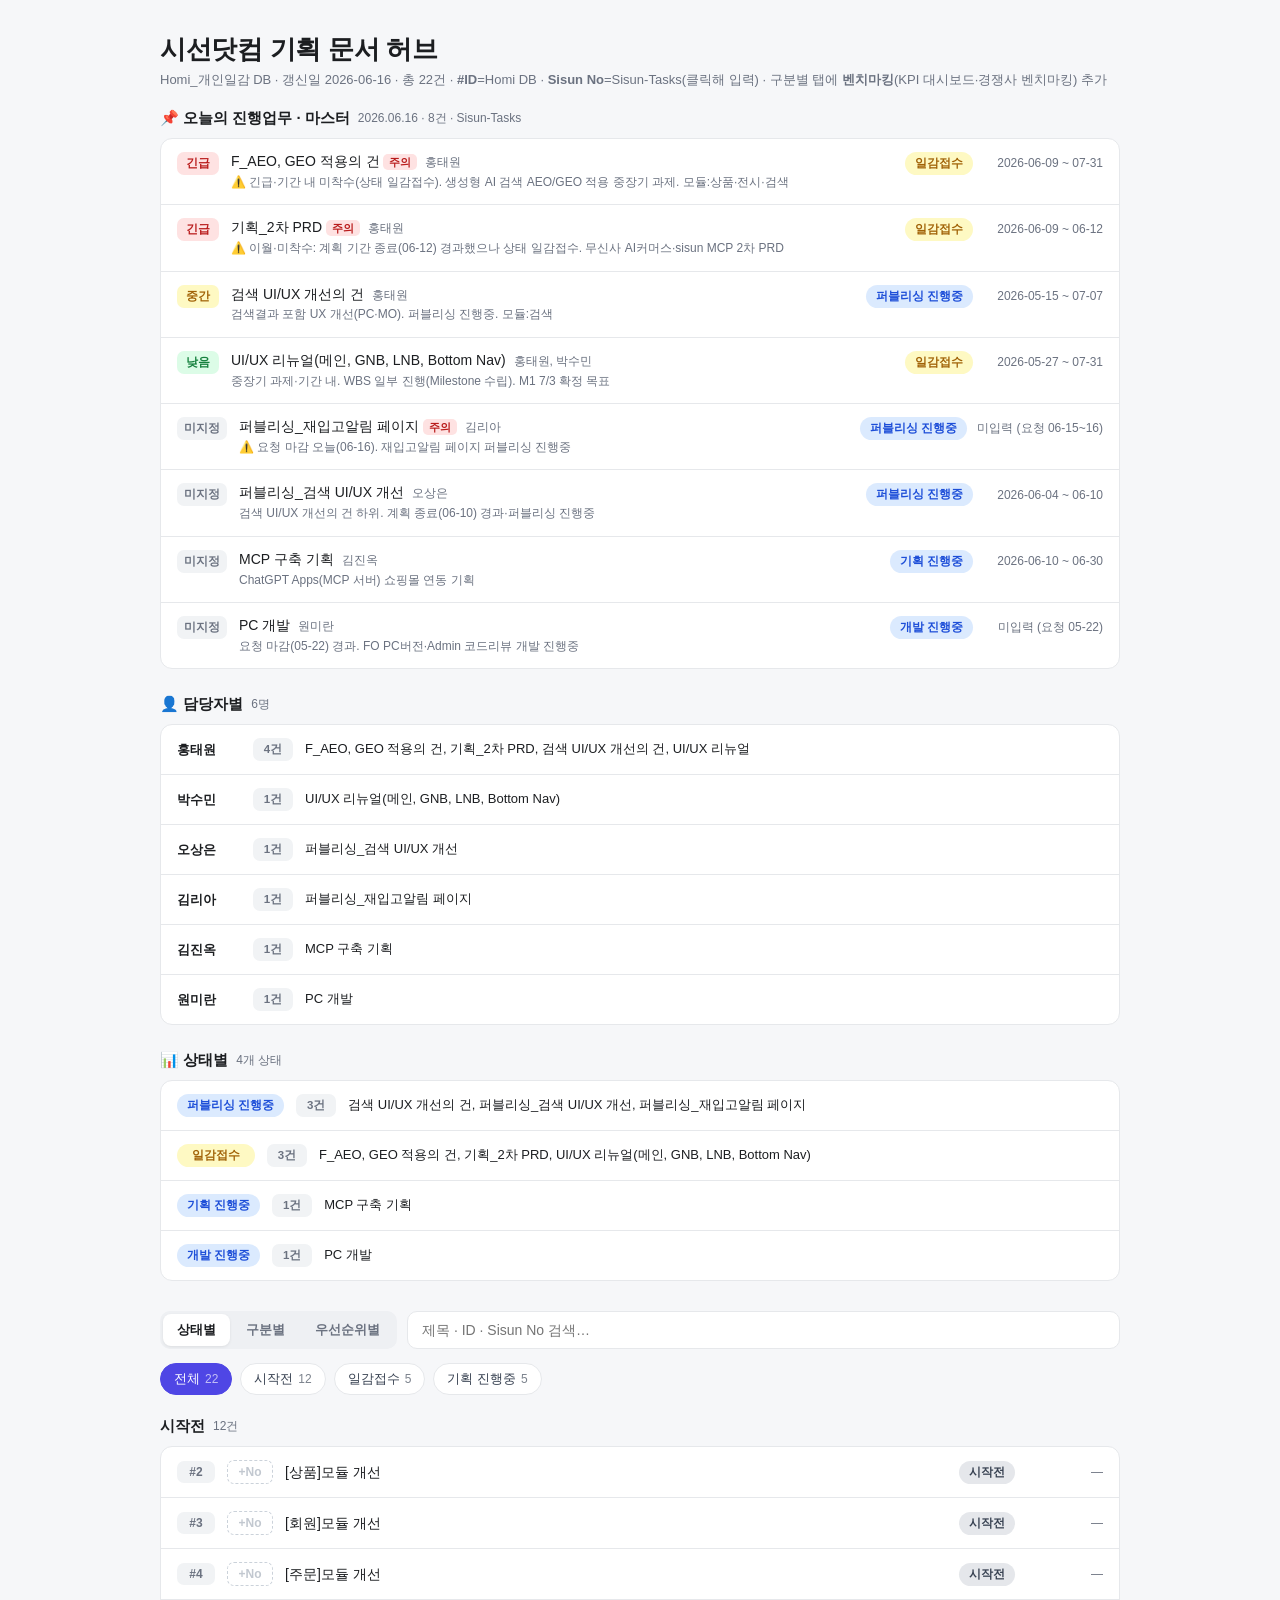
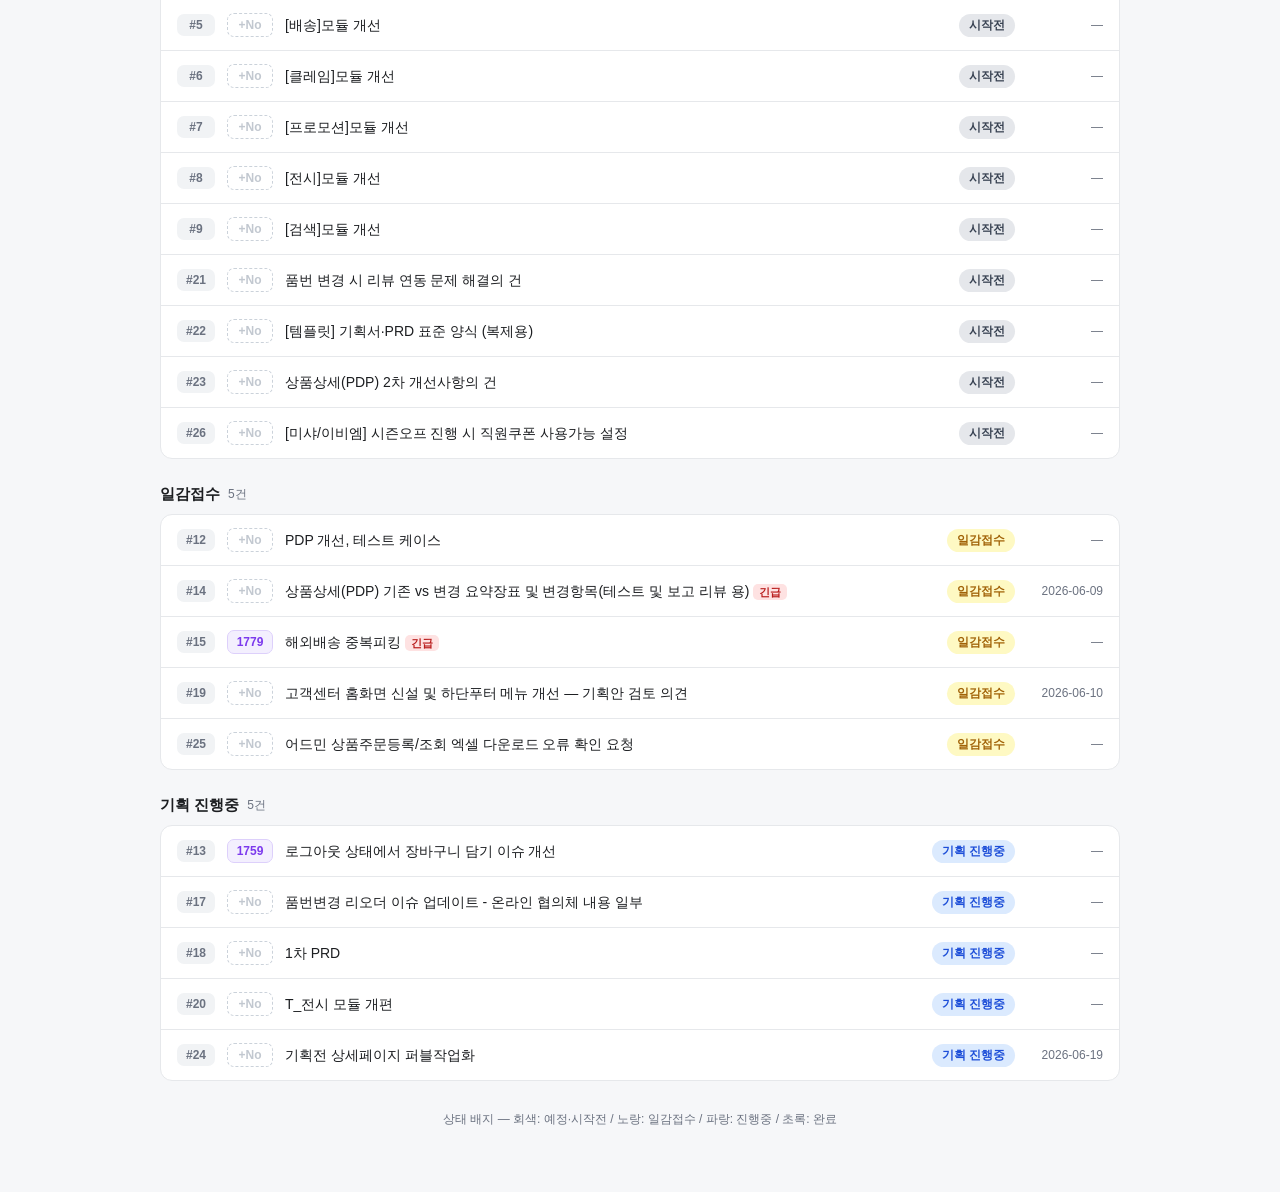
<file: index.html>
<!DOCTYPE html>
<html lang="ko">
<head>
<meta charset="UTF-8">
<meta name="viewport" content="width=device-width, initial-scale=1.0">
<title>시선닷컴 기획 문서 허브</title>
<style>
  :root{
    --bg:#f6f7f9; --card:#fff; --line:#e6e8eb; --ink:#1c1e21; --sub:#6b7280;
    --gray:#e5e7eb; --gray-t:#374151;
    --blue:#dbeafe; --blue-t:#1d4ed8;
    --green:#dcfce7; --green-t:#15803d;
    --yellow:#fef9c3; --yellow-t:#a16207;
    --accent:#4f46e5;
  }
  *{box-sizing:border-box}
  body{margin:0;background:var(--bg);color:var(--ink);
    font-family:-apple-system,BlinkMacSystemFont,"Segoe UI","Apple SD Gothic Neo","Malgun Gothic",sans-serif;
    -webkit-font-smoothing:antialiased;padding:32px 20px 64px}
  .wrap{max-width:960px;margin:0 auto}
  header h1{margin:0 0 4px;font-size:26px;letter-spacing:-.3px}
  header .sub{color:var(--sub);font-size:13px;margin-bottom:20px}
  .controls{display:flex;flex-wrap:wrap;gap:10px;align-items:center;margin-bottom:8px}
  .tabs{display:inline-flex;background:#eef0f3;border-radius:10px;padding:3px;gap:2px}
  .tab{border:none;background:transparent;padding:7px 14px;border-radius:8px;font-size:13px;
    font-weight:600;color:var(--sub);cursor:pointer;transition:.15s}
  .tab.active{background:#fff;color:var(--ink);box-shadow:0 1px 3px rgba(0,0,0,.08)}
  .search{flex:1;min-width:200px;padding:10px 14px;border:1px solid var(--line);
    border-radius:10px;font-size:14px;background:#fff}
  .search:focus{outline:none;border-color:var(--accent)}
  .chips{display:flex;flex-wrap:wrap;gap:8px;margin:14px 0 22px}
  .chip{padding:6px 13px;border:1px solid var(--line);background:#fff;border-radius:999px;
    font-size:13px;cursor:pointer;color:var(--gray-t);transition:.15s}
  .chip:hover{border-color:var(--accent)}
  .chip.active{background:var(--accent);border-color:var(--accent);color:#fff}
  .chip .n{opacity:.65;margin-left:5px;font-size:12px}
  section{margin-bottom:26px}
  section h2{font-size:15px;margin:0 0 10px;display:flex;align-items:center;gap:8px}
  section h2 .cnt{font-size:12px;color:var(--sub);font-weight:500}
  .card{background:var(--card);border:1px solid var(--line);border-radius:12px;overflow:hidden}
  .row{display:flex;align-items:center;gap:12px;padding:13px 16px;border-bottom:1px solid var(--line);
    text-decoration:none;color:inherit;transition:background .12s}
  .row:last-child{border-bottom:none}
  .row:hover{background:#fafbfc}
  .id{flex:none;min-width:38px;text-align:center;font-size:12px;font-weight:700;color:var(--sub);
    background:#f1f3f5;border-radius:7px;padding:4px 7px;font-variant-numeric:tabular-nums}
  .sno{flex:none;min-width:46px;text-align:center;font-size:12px;font-weight:700;
    color:#9aa1ab;background:#fff;border:1px dashed #cbd2da;border-radius:7px;padding:4px 7px;
    font-variant-numeric:tabular-nums;cursor:text;outline:none}
  .sno:empty::before{content:"+No";color:#c2c8d0;font-weight:600}
  .sno:focus{border-style:solid;border-color:var(--accent);color:var(--ink)}
  .sno.has{color:#7c3aed;background:#f3effe;border:1px solid #ddd0fb}
  .title{flex:1;font-size:14px;font-weight:500;line-height:1.35}
  .meta{flex:none;display:flex;align-items:center;gap:10px}
  .badge{font-size:11.5px;font-weight:600;padding:4px 10px;border-radius:999px;white-space:nowrap}
  .b-gray{background:var(--gray);color:var(--gray-t)}
  .b-blue{background:var(--blue);color:var(--blue-t)}
  .b-green{background:var(--green);color:var(--green-t)}
  .b-yellow{background:var(--yellow);color:var(--yellow-t)}
  .date{font-size:12px;color:var(--sub);min-width:78px;text-align:right;font-variant-numeric:tabular-nums}
  .urg{font-size:10.5px;font-weight:700;color:#b91c1c;background:#fee2e2;padding:2px 6px;border-radius:5px}
  .empty{display:none;text-align:center;color:var(--sub);font-size:13px;padding:40px}
  footer{margin-top:30px;color:var(--sub);font-size:12px;text-align:center}
  /* Wireframe·대시보드 임베드 패널 공통 */
  #wfPanel,#dashPanel,#benchPanel{display:none}
  .wf-bar{display:flex;align-items:center;justify-content:space-between;gap:12px;
    flex-wrap:wrap;margin:6px 0 14px}
  .wf-bar .wf-meta{font-size:13px;color:var(--sub)}
  .wf-bar .wf-meta b{color:var(--ink)}
  .wf-open{display:inline-flex;align-items:center;gap:6px;text-decoration:none;font-size:13px;
    font-weight:600;padding:9px 14px;border-radius:10px;background:var(--accent);color:#fff}
  .frame-box{position:relative;border:1px solid var(--line);border-radius:12px;overflow:hidden;
    background:#fff;box-shadow:0 1px 3px rgba(0,0,0,.05)}
  .frame-box iframe{display:block;width:100%;height:78vh;min-height:560px;border:0;background:#fafbfc}
  .wf-fallback{position:absolute;inset:0;display:none;flex-direction:column;align-items:center;
    justify-content:center;gap:14px;text-align:center;padding:30px;background:#fafbfc}
  .wf-fallback.show{display:flex}
  .wf-fallback h3{margin:0;font-size:16px}
  .wf-fallback p{margin:0;color:var(--sub);font-size:13px;max-width:480px;line-height:1.6}
  .wf-note{margin-top:10px;font-size:12px;color:var(--sub)}
  /* Wireframe 연결 일감(수동 입력) 행 */
  .wf-link{margin:2px 0 16px}
  .wf-link-h{font-size:13px;font-weight:600;margin-bottom:8px}
  .wf-link-h .sub2{font-weight:400;color:var(--sub);font-size:12px;margin-left:4px}
  .wf-link .row{cursor:default}
  .id.wf-edit{cursor:text;outline:none}
  .id.wf-edit:empty::before{content:"#ID";color:#c2c8d0;font-weight:600}
  .id.wf-edit:focus{border:1px solid var(--accent);color:var(--ink)}
  .wf-name{outline:none}
  .wf-name:empty::before{content:attr(data-ph);color:#c2c8d0;font-weight:400}
  select.wf-status{border:none;cursor:pointer;font-family:inherit;-webkit-appearance:none;appearance:none}
  select.wf-status:focus{outline:none;box-shadow:0 0 0 2px rgba(79,70,229,.35)}
  @media(max-width:560px){
    .row{flex-wrap:wrap}
    .date{min-width:auto;text-align:left}
    .title{flex-basis:100%;order:2}
    .meta{order:3}
  }
  /* 오늘의 진행업무 (Sisun-Tasks xlsx 3시트 · 기존 스타일 토큰 재사용) */
  .daily-wrap{margin-bottom:30px}
  .daily h2 .cnt{font-size:12px;color:var(--sub);font-weight:500}
  .daily .row{cursor:pointer;align-items:flex-start}
  .daily .row.sum{cursor:default;align-items:center}
  .daily .pri{flex:none;min-width:42px;text-align:center;font-size:11.5px;font-weight:700;border-radius:7px;padding:4px 7px}
  .pri-high{background:#fee2e2;color:#b91c1c}
  .pri-mid{background:var(--yellow);color:var(--yellow-t)}
  .pri-low{background:var(--green);color:var(--green-t)}
  .pri-none{background:#f1f3f5;color:var(--sub)}
  .daily .owner{color:var(--sub);font-size:12px;margin-left:8px;font-weight:400}
  .daily .note{display:block;color:var(--sub);font-size:12px;font-weight:400;margin-top:3px;line-height:1.45}
  .daily .period{flex:none;font-size:12px;color:var(--sub);min-width:120px;text-align:right;line-height:1.4}
  .daily .who{flex:none;min-width:64px;font-weight:700;font-size:13px}
  .daily .cntpill{flex:none;min-width:40px;text-align:center;font-size:11.5px;font-weight:700;background:#f1f3f5;color:var(--sub);border-radius:7px;padding:4px 7px}
  .daily .tasklist{flex:1;font-size:13px;color:var(--ink);line-height:1.45}
  @media(max-width:560px){
    .daily .period{min-width:auto;text-align:left}
    .daily .row.sum{flex-wrap:wrap}
    .daily .tasklist{flex-basis:100%;order:3;margin-top:4px}
  }
</style>
</head>
<body>
<div class="wrap">
  <header>
    <h1>시선닷컴 기획 문서 허브</h1>
    <div class="sub">Homi_개인일감 DB · 갱신일 2026-06-16 · 총 <span id="total">0</span>건 · <b>#ID</b>=Homi DB · <b>Sisun No</b>=Sisun-Tasks(클릭해 입력) · 구분별 탭에 <b>벤치마킹</b>(KPI 대시보드·경쟁사 벤치마킹) 추가</div>
    </header>

  <div class="daily-wrap">
    <section class="daily">
      <h2>📌 오늘의 진행업무 · 마스터 <span class="cnt">2026.06.16 · 8건 · Sisun-Tasks</span></h2>
      <div class="card">
      <a class="row" href="https://app.notion.com/p/371f6986169c807a8622e20bbbfc7967" target="_blank" rel="noopener">
        <span class="pri pri-high" title="우선순위">긴급</span>
        <span class="title">F_AEO, GEO 적용의 건 <span class="urg">주의</span><span class="owner">홍태원</span><span class="note">⚠️ 긴급·기간 내 미착수(상태 일감접수). 생성형 AI 검색 AEO/GEO 적용 중장기 과제. 모듈:상품·전시·검색</span></span>
        <span class="meta">
          <span class="badge b-yellow">일감접수</span>
          <span class="period">2026-06-09 ~ 07-31</span>
        </span>
      </a>
      <a class="row" href="https://app.notion.com/p/37af6986169c802bb0c7e79f1fed170f" target="_blank" rel="noopener">
        <span class="pri pri-high" title="우선순위">긴급</span>
        <span class="title">기획_2차 PRD <span class="urg">주의</span><span class="owner">홍태원</span><span class="note">⚠️ 이월·미착수: 계획 기간 종료(06-12) 경과했으나 상태 일감접수. 무신사 AI커머스·sisun MCP 2차 PRD</span></span>
        <span class="meta">
          <span class="badge b-yellow">일감접수</span>
          <span class="period">2026-06-09 ~ 06-12</span>
        </span>
      </a>
      <a class="row" href="https://app.notion.com/p/361f6986169c8089b77acf0f9d08179e" target="_blank" rel="noopener">
        <span class="pri pri-mid" title="우선순위">중간</span>
        <span class="title">검색 UI/UX 개선의 건<span class="owner">홍태원</span><span class="note">검색결과 포함 UX 개선(PC·MO). 퍼블리싱 진행중. 모듈:검색</span></span>
        <span class="meta">
          <span class="badge b-blue">퍼블리싱 진행중</span>
          <span class="period">2026-05-15 ~ 07-07</span>
        </span>
      </a>
      <a class="row" href="https://app.notion.com/p/36df6986169c80a98aebe4f6e21cb259" target="_blank" rel="noopener">
        <span class="pri pri-low" title="우선순위">낮음</span>
        <span class="title">UI/UX 리뉴얼(메인, GNB, LNB, Bottom Nav)<span class="owner">홍태원, 박수민</span><span class="note">중장기 과제·기간 내. WBS 일부 진행(Milestone 수립). M1 7/3 확정 목표</span></span>
        <span class="meta">
          <span class="badge b-yellow">일감접수</span>
          <span class="period">2026-05-27 ~ 07-31</span>
        </span>
      </a>
      <a class="row" href="https://app.notion.com/p/37df6986169c809084f2d1133d47b8ae" target="_blank" rel="noopener">
        <span class="pri pri-none" title="우선순위">미지정</span>
        <span class="title">퍼블리싱_재입고알림 페이지 <span class="urg">주의</span><span class="owner">김리아</span><span class="note">⚠️ 요청 마감 오늘(06-16). 재입고알림 페이지 퍼블리싱 진행중</span></span>
        <span class="meta">
          <span class="badge b-blue">퍼블리싱 진행중</span>
          <span class="period">미입력 (요청 06-15~16)</span>
        </span>
      </a>
      <a class="row" href="https://app.notion.com/p/373f6986169c80368f24df125e377360" target="_blank" rel="noopener">
        <span class="pri pri-none" title="우선순위">미지정</span>
        <span class="title">퍼블리싱_검색 UI/UX 개선<span class="owner">오상은</span><span class="note">검색 UI/UX 개선의 건 하위. 계획 종료(06-10) 경과·퍼블리싱 진행중</span></span>
        <span class="meta">
          <span class="badge b-blue">퍼블리싱 진행중</span>
          <span class="period">2026-06-04 ~ 06-10</span>
        </span>
      </a>
      <a class="row" href="https://app.notion.com/p/37bf6986169c80f092c2f33713bcef32" target="_blank" rel="noopener">
        <span class="pri pri-none" title="우선순위">미지정</span>
        <span class="title">MCP 구축 기획<span class="owner">김진옥</span><span class="note">ChatGPT Apps(MCP 서버) 쇼핑몰 연동 기획</span></span>
        <span class="meta">
          <span class="badge b-blue">기획 진행중</span>
          <span class="period">2026-06-10 ~ 06-30</span>
        </span>
      </a>
      <a class="row" href="https://app.notion.com/p/07933022a08b45449b034187686eeb74" target="_blank" rel="noopener">
        <span class="pri pri-none" title="우선순위">미지정</span>
        <span class="title">PC 개발<span class="owner">원미란</span><span class="note">요청 마감(05-22) 경과. FO PC버전·Admin 코드리뷰 개발 진행중</span></span>
        <span class="meta">
          <span class="badge b-blue">개발 진행중</span>
          <span class="period">미입력 (요청 05-22)</span>
        </span>
      </a>
      </div>
    </section>
    <section class="daily">
      <h2>👤 담당자별 <span class="cnt">6명</span></h2>
      <div class="card">
      <div class="row sum">
        <span class="who">홍태원</span>
        <span class="cntpill">4건</span>
        <span class="tasklist">F_AEO, GEO 적용의 건, 기획_2차 PRD, 검색 UI/UX 개선의 건, UI/UX 리뉴얼</span>
      </div>
      <div class="row sum">
        <span class="who">박수민</span>
        <span class="cntpill">1건</span>
        <span class="tasklist">UI/UX 리뉴얼(메인, GNB, LNB, Bottom Nav)</span>
      </div>
      <div class="row sum">
        <span class="who">오상은</span>
        <span class="cntpill">1건</span>
        <span class="tasklist">퍼블리싱_검색 UI/UX 개선</span>
      </div>
      <div class="row sum">
        <span class="who">김리아</span>
        <span class="cntpill">1건</span>
        <span class="tasklist">퍼블리싱_재입고알림 페이지</span>
      </div>
      <div class="row sum">
        <span class="who">김진옥</span>
        <span class="cntpill">1건</span>
        <span class="tasklist">MCP 구축 기획</span>
      </div>
      <div class="row sum">
        <span class="who">원미란</span>
        <span class="cntpill">1건</span>
        <span class="tasklist">PC 개발</span>
      </div>
      </div>
    </section>
    <section class="daily">
      <h2>📊 상태별 <span class="cnt">4개 상태</span></h2>
      <div class="card">
      <div class="row sum">
        <span class="badge b-blue" style="min-width:78px;text-align:center">퍼블리싱 진행중</span>
        <span class="cntpill">3건</span>
        <span class="tasklist">검색 UI/UX 개선의 건, 퍼블리싱_검색 UI/UX 개선, 퍼블리싱_재입고알림 페이지</span>
      </div>
      <div class="row sum">
        <span class="badge b-yellow" style="min-width:78px;text-align:center">일감접수</span>
        <span class="cntpill">3건</span>
        <span class="tasklist">F_AEO, GEO 적용의 건, 기획_2차 PRD, UI/UX 리뉴얼(메인, GNB, LNB, Bottom Nav)</span>
      </div>
      <div class="row sum">
        <span class="badge b-blue" style="min-width:78px;text-align:center">기획 진행중</span>
        <span class="cntpill">1건</span>
        <span class="tasklist">MCP 구축 기획</span>
      </div>
      <div class="row sum">
        <span class="badge b-blue" style="min-width:78px;text-align:center">개발 진행중</span>
        <span class="cntpill">1건</span>
        <span class="tasklist">PC 개발</span>
      </div>
      </div>
    </section>
  </div>

  <div class="controls">
    <div class="tabs" id="tabs">
      <button class="tab active" data-mode="status">상태별</button>
      <button class="tab" data-mode="cat">구분별</button>
      <button class="tab" data-mode="pri">우선순위별</button>
    </div>
    <input class="search" id="q" type="text" placeholder="제목 · ID · Sisun No 검색…">
  </div>
  <div class="chips" id="chips"></div>

  <div id="list"></div>
  <div class="empty" id="empty">검색 결과가 없습니다.</div>

  <!-- Wireframe 패널 -->
  <div id="wfPanel">
    <div class="wf-link">
      <div class="wf-link-h">이 와이어프레임이 해당하는 일감 <span class="sub2">(#No · ID · 일감명 · 상태 직접 입력 · 자동 저장)</span></div>
      <div class="card">
        <div class="row">
          <span class="id wf-edit" id="wfId" contenteditable="true" spellcheck="false" title="일감 ID(숫자)"></span>
          <span class="sno" id="wfNo" contenteditable="true" spellcheck="false" title="Sisun No(클릭해 입력)"></span>
          <span class="title wf-name" id="wfName" contenteditable="true" spellcheck="false" data-ph="일감명 입력"></span>
          <span class="meta">
            <select class="wf-status badge b-gray" id="wfStatus" title="상태값">
              <option value="">상태 선택</option>
              <option>예정</option>
              <option>시작전</option>
              <option>일감접수</option>
              <option>기획 진행중</option>
              <option>디자인 진행중</option>
              <option>퍼블리싱 진행중</option>
              <option>개발 진행중</option>
              <option>기획 완료</option>
              <option>개발 완료</option>
              <option>완료</option>
            </select>
          </span>
        </div>
      </div>
    </div>
    <div class="wf-bar">
      <div class="wf-meta"><b>Create Figma Wireframe Kit</b> · Figma 퍼블리시 사이트</div>
      <a class="wf-open" href="https://keep-clover-53447833.figma.site" target="_blank" rel="noopener">↗ 새 탭으로 열기</a>
    </div>
    <div class="frame-box">
      <iframe id="wfFrame" src="https://keep-clover-53447833.figma.site"
        loading="lazy" allow="fullscreen" referrerpolicy="no-referrer-when-downgrade"></iframe>
      <div class="wf-fallback" id="wfFallback">
        <h3>이 화면에 임베드되지 않았어요</h3>
        <p>임베드가 차단된 경우입니다. 아래 버튼으로 새 탭에서 와이어프레임을 확인하세요.</p>
        <a class="wf-open" href="https://keep-clover-53447833.figma.site" target="_blank" rel="noopener">↗ Figma 사이트에서 열기</a>
      </div>
    </div>
    <div class="wf-note">※ 화면이 비어 보이면 위 “새 탭으로 열기”를 사용하세요.</div>
  </div>

  <!-- 생산성 점검 대시보드 패널 -->
  <div id="dashPanel">
    <div class="wf-bar">
      <div class="wf-meta"><b>시선닷컴 생산성 점검 대시보드</b> · 매일 08:00 자동 갱신 (KPI · 구성원 가동률)</div>
      <a class="wf-open" href="./productivity.html" target="_blank" rel="noopener">↗ 새 탭으로 열기</a>
    </div>
    <div class="frame-box">
      <iframe id="dashFrame" src="./productivity.html"
        loading="lazy" allow="fullscreen" referrerpolicy="no-referrer-when-downgrade"></iframe>
      <div class="wf-fallback" id="dashFallback">
        <h3>대시보드가 임베드되지 않았어요</h3>
        <p>같은 폴더에 “productivity.html” 파일이 있어야 합니다. 아래 버튼으로 새 탭에서 확인하세요.</p>
        <a class="wf-open" href="./productivity.html" target="_blank" rel="noopener">↗ 대시보드 새 탭으로 열기</a>
      </div>
    </div>
    <div class="wf-note">※ 일일 점검(매일 08:00)이 같은 파일명으로 덮어쓰므로 항상 최신본이 표시됩니다.</div>
  </div>

  <!-- 벤치마킹 · 주간 KPI 대시보드 패널 (3가지 결과) -->
  <div id="benchPanel">
    <div class="wf-bar">
      <div class="wf-meta"><b>시선닷컴 주간 KPI 대시보드 · 경쟁사 벤치마킹</b> · 평가 가중(개인 성과 50 / 협업 20 / 비즈니스 30) · 출처·기대효과 반영</div>
      <a class="wf-open" href="./kpi-benchmark.html" target="_blank" rel="noopener">↗ 새 탭으로 열기</a>
    </div>
    <div class="frame-box">
      <iframe id="benchFrame" src="./kpi-benchmark.html"
        loading="lazy" allow="fullscreen" referrerpolicy="no-referrer-when-downgrade"></iframe>
      <div class="wf-fallback" id="benchFallback">
        <h3>벤치마킹 리포트가 임베드되지 않았어요</h3>
        <p>같은 폴더에 “kpi-benchmark.html” 파일이 있어야 합니다. 아래 버튼으로 새 탭에서 확인하세요.</p>
        <a class="wf-open" href="./kpi-benchmark.html" target="_blank" rel="noopener">↗ 리포트 새 탭으로 열기</a>
      </div>
    </div>
    <div class="wf-bar" style="margin-top:12px">
      <div class="wf-meta">연결 산출물 <b>3종</b></div>
      <span style="display:flex;gap:8px;flex-wrap:wrap">
        <a class="wf-open" href="./kpi-benchmark.html" target="_blank" rel="noopener">① 벤치마킹 리포트(HTML)</a>
        <a class="wf-open" href="./weekly-kpi-dashboard.xlsx" target="_blank" rel="noopener">② 주간 KPI Excel(.xlsx)</a>
        <a class="wf-open" href="./kpi-dashboard.html" target="_blank" rel="noopener">③ 웹 대시보드(HTML·열기)</a>
      </span>
    </div>
    <div class="wf-note">※ 임베드 화면은 ① 벤치마킹 리포트(HTML)입니다. ② Excel은 다운로드, ③ 웹 대시보드(HTML)는 새 탭에서 실행됩니다(React·차트 CDN 로드). 파일들을 index.html과 같은 폴더에 함께 보관·커밋하세요.</div>
  </div>

  <footer id="legend">상태 배지 — 회색: 예정·시작전 / 노랑: 일감접수 / 파랑: 진행중 / 초록: 완료</footer>
</div>

<script>
// sisunNo: Sisun-Tasks DB의 No(ID). 제목 일치로 확정된 건은 미리 채움, 나머지는 화면에서 직접 입력(브라우저 저장).
const DATA = [
  {id:13, title:"로그아웃 상태에서 장바구니 담기 이슈 개선", cat:"기획서/PRD", status:"기획 진행중", date:"", urgent:false, sisunNo:"1759", url:"https://app.notion.com/p/379f6986169c8027915bcddbdb0df853"},
  {id:15, title:"해외배송 중복피킹", cat:"기획서/PRD", status:"일감접수", date:"", urgent:true, sisunNo:"1779", url:"https://app.notion.com/p/37af6986169c80d3a05bce90047bf068"},
  {id:2,  title:"[상품]모듈 개선", cat:"기획서/PRD", status:"시작전", date:"", urgent:false, sisunNo:"", url:"https://app.notion.com/p/374f6986169c80759af2ec43a656b583"},
  {id:17, title:"품번변경 리오더 이슈 업데이트 - 온라인 협의체 내용 일부", cat:"요구사항 정의서", status:"기획 진행중", date:"", urgent:false, sisunNo:"", url:"https://app.notion.com/p/37af6986169c80cb9a7ad7aef1403df2"},
  {id:8,  title:"[전시]모듈 개선", cat:"요구사항 정의서", status:"시작전", date:"", urgent:false, sisunNo:"", url:"https://app.notion.com/p/374f6986169c8016b95affb1c5a9be94"},
  {id:14, title:"상품상세(PDP) 기존 vs 변경 요약장표 및 변경항목(테스트 및 보고 리뷰 용)", cat:"개발 리뷰", status:"일감접수", date:"2026-06-09", urgent:true, sisunNo:"", url:"https://app.notion.com/p/37af6986169c805c8677d248fc03857d"},
  {id:4,  title:"[주문]모듈 개선", cat:"구분 없음", status:"시작전", date:"", urgent:false, sisunNo:"", url:"https://app.notion.com/p/374f6986169c80abaab5c2f770474620"},
  {id:9,  title:"[검색]모듈 개선", cat:"구분 없음", status:"시작전", date:"", urgent:false, sisunNo:"", url:"https://app.notion.com/p/374f6986169c80878eddd748829683bb"},
  {id:3,  title:"[회원]모듈 개선", cat:"구분 없음", status:"시작전", date:"", urgent:false, sisunNo:"", url:"https://app.notion.com/p/374f6986169c808bb089e0adb746467f"},
  {id:5,  title:"[배송]모듈 개선", cat:"구분 없음", status:"시작전", date:"", urgent:false, sisunNo:"", url:"https://app.notion.com/p/374f6986169c80579991cf09c50f4d1e"},
  {id:7,  title:"[프로모션]모듈 개선", cat:"구분 없음", status:"시작전", date:"", urgent:false, sisunNo:"", url:"https://app.notion.com/p/374f6986169c801b9d67d4f63da36a9c"},
  {id:6,  title:"[클레임]모듈 개선", cat:"구분 없음", status:"시작전", date:"", urgent:false, sisunNo:"", url:"https://app.notion.com/p/374f6986169c80fc8b07fa1a038f4a52"},
  {id:12, title:"PDP 개선, 테스트 케이스", cat:"구분 없음", status:"일감접수", date:"", urgent:false, sisunNo:"", url:"https://app.notion.com/p/379f6986169c807ab552d76d5eba0687"},
  // ▼ 2026-06-11 갱신 — 신규 수집 문서
  {id:18, title:"1차 PRD", cat:"구분 없음", status:"기획 진행중", date:"", urgent:false, sisunNo:"", url:"https://app.notion.com/p/37bf6986169c80c4a865f82df6c0a804"},
  {id:19, title:"고객센터 홈화면 신설 및 하단푸터 메뉴 개선 — 기획안 검토 의견", cat:"기획서/PRD", status:"일감접수", date:"2026-06-10", urgent:false, sisunNo:"", url:"https://app.notion.com/p/37bf6986169c81dbbf21e21c49e5ce4a"},
  {id:20, title:"T_전시 모듈 개편", cat:"요구사항 정의서", status:"기획 진행중", date:"", urgent:false, sisunNo:"", url:"https://app.notion.com/p/37bf6986169c80d7a94aecc68526e797"},
  {id:21, title:"품번 변경 시 리뷰 연동 문제 해결의 건", cat:"구분 없음", status:"시작전", date:"", urgent:false, sisunNo:"", url:"https://app.notion.com/p/37bf6986169c80f7b972fa20349118c5"},
  {id:22, title:"[템플릿] 기획서·PRD 표준 양식 (복제용)", cat:"템플릿", status:"시작전", date:"", urgent:false, sisunNo:"", url:"https://app.notion.com/p/37bf6986169c816dbedbd049af2b7d8a"},
  {id:23, title:"상품상세(PDP) 2차 개선사항의 건", cat:"구분 없음", status:"시작전", date:"", urgent:false, sisunNo:"", url:"https://app.notion.com/p/37bf6986169c80e699bdfa89f0938c1a"},
  {id:24, title:"기획전 상세페이지 퍼블작업화", cat:"구분 없음", status:"기획 진행중", date:"2026-06-19", urgent:false, sisunNo:"", url:"https://app.notion.com/p/37bf6986169c800dbef4c46f7f3a3f5b"},
  {id:25, title:"어드민 상품주문등록/조회 엑셀 다운로드 오류 확인 요청", cat:"구분 없음", status:"일감접수", date:"", urgent:false, sisunNo:"", url:"https://app.notion.com/p/37bf6986169c801b8dd2f62ec54cfb48"},
  {id:26, title:"[미샤/이비엠] 시즌오프 진행 시 직원쿠폰 사용가능 설정", cat:"구분 없음", status:"시작전", date:"", urgent:false, sisunNo:"", url:"https://app.notion.com/p/37bf6986169c807983dfe7856193fe29"},
];

// 화면에서 입력한 Sisun No 저장/복원 (로컬 파일 기준)
const SKEY = "sisunNoMap";
let sisunMap = {};
try { sisunMap = JSON.parse(localStorage.getItem(SKEY) || "{}"); } catch(e){ sisunMap = {}; }
DATA.forEach(d=>{ if(sisunMap[d.id]!==undefined && sisunMap[d.id]!=="") d.sisunNo = sisunMap[d.id]; });
function saveSisun(id, val){
  sisunMap[id] = val;
  try { localStorage.setItem(SKEY, JSON.stringify(sisunMap)); } catch(e){}
  const d = DATA.find(x=>x.id===id); if(d) d.sisunNo = val;
}

// 우선순위 값 부여 (긴급 옵션 외에는 일반)
DATA.forEach(d=>{ d.priority = d.urgent ? "긴급" : "일반"; });

// Wireframe / 생산성 점검 / 벤치마킹 칩 카운트
const WF_COUNT = 1;
const DASH_COUNT = 1;
const BENCH_COUNT = 3; // 벤치마킹 리포트 + 주간 KPI Excel + 웹 대시보드 소스

const GROUPS = {
  cat:    { key:"cat",      order:["기획서/PRD","요구사항 정의서","정책서","Wireframe","생산성 점검","개발 리뷰","벤치마킹","템플릿","구분 없음"] },
  pri:    { key:"priority", order:["긴급","일반"] },
  status: { key:"status",   order:["예정","시작전","일감접수","기획 진행중","디자인 진행중","퍼블리싱 진행중","개발 진행중","기획 완료","디자인 완료","퍼블리싱 완료","개발 완료","완료"] },
};

function badgeClass(s){
  if(/완료/.test(s)) return "b-green";
  if(/진행중/.test(s)) return "b-blue";
  if(s==="일감접수") return "b-yellow";
  return "b-gray"; // 예정/시작전
}

let mode = "status";
let activeCat = "전체";
let query = "";

function render(){
  const list = document.getElementById("list");
  list.innerHTML = "";
  let shown = 0;
  const g = GROUPS[mode];
  // 데이터에 존재하는 그룹값을 정의된 순서대로, 그 외 값은 뒤에 붙임
  const present = [...new Set(DATA.map(d=>d[g.key]||"구분 없음"))];
  const order = [...g.order.filter(v=>present.includes(v)), ...present.filter(v=>!g.order.includes(v))];
  order.forEach(cat=>{
    if(activeCat!=="전체" && activeCat!==cat) return;
    const items = DATA.filter(d=>(d[g.key]||"구분 없음")===cat).filter(d=>{
      const q = query.trim().toLowerCase();
      if(!q) return true;
      return d.title.toLowerCase().includes(q) || String(d.id).includes(q) || String(d.sisunNo||"").includes(q);
    }).sort((a,b)=>a.id-b.id);
    if(!items.length) return;
    shown += items.length;
    const sec = document.createElement("section");
    const hot = (mode==="pri" && cat==="긴급") ? ' style="color:#b91c1c"' : '';
    sec.innerHTML = `<h2${hot}>${cat} <span class="cnt">${items.length}건</span></h2>`;
    const card = document.createElement("div");
    card.className = "card";
    items.forEach(d=>{
      const a = document.createElement("a");
      a.className = "row"; a.href = d.url; a.target = "_blank"; a.rel="noopener";
      a.innerHTML = `
        <span class="id" title="Homi 개인일감 DB ID">#${d.id}</span>
        <span class="sno ${d.sisunNo?'has':''}" data-id="${d.id}" contenteditable="true" spellcheck="false"
              title="Sisun-Tasks No (클릭해 입력·자동 저장)">${d.sisunNo||''}</span>
        <span class="title">${d.title}${d.urgent?' <span class="urg">긴급</span>':''}</span>
        <span class="meta">
          <span class="badge ${badgeClass(d.status)}">${d.status}</span>
          <span class="date">${d.date||'—'}</span>
        </span>`;
      // Sisun No 인라인 편집
      const sno = a.querySelector(".sno");
      sno.addEventListener("click", e=>{ e.preventDefault(); e.stopPropagation(); });
      sno.addEventListener("keydown", e=>{ if(e.key==="Enter"){ e.preventDefault(); sno.blur(); } });
      sno.addEventListener("blur", ()=>{
        const v = sno.textContent.replace(/[^0-9]/g,"").trim();
        sno.textContent = v;
        sno.classList.toggle("has", !!v);
        saveSisun(d.id, v);
      });
      card.appendChild(a);
    });
    sec.appendChild(card);
    list.appendChild(sec);
  });
  document.getElementById("empty").style.display = shown? "none":"block";
}

function buildChips(){
  const chips = document.getElementById("chips");
  const g = GROUPS[mode];
  const counts = {};
  DATA.forEach(d=>{ const v = d[g.key]||"구분 없음"; counts[v]=(counts[v]||0)+1; });
  const present = Object.keys(counts);
  // 구분별 보기에서는 정의된 모든 구분(정책서·벤치마킹 등 0건 포함)을 항상 노출
  const base = mode==="cat" ? g.order : g.order.filter(v=>counts[v]);
  const ordered = [...base, ...present.filter(v=>!g.order.includes(v))];
  const cats = ["전체",...new Set(ordered)];
  chips.innerHTML = cats.map(c=>{
    const active = c===activeCat ? " active":"";
    if(c==="Wireframe") return `<button class="chip${active}" data-cat="Wireframe">Wireframe<span class="n">${WF_COUNT}</span></button>`;
    if(c==="생산성 점검") return `<button class="chip${active}" data-cat="생산성 점검">생산성 점검<span class="n">${DASH_COUNT}</span></button>`;
    if(c==="벤치마킹") return `<button class="chip${active}" data-cat="벤치마킹">벤치마킹<span class="n">${BENCH_COUNT}</span></button>`;
    const n = c==="전체"?DATA.length:(counts[c]||0);
    return `<button class="chip${active}" data-cat="${c}">${c}<span class="n">${n}</span></button>`;
  }).join("");
  chips.querySelectorAll(".chip").forEach(ch=>{
    ch.onclick=()=>{
      activeCat = ch.dataset.cat;
      chips.querySelectorAll(".chip").forEach(x=>x.classList.remove("active"));
      ch.classList.add("active");
      if(activeCat==="Wireframe"){ showEmbed("wfPanel"); }
      else if(activeCat==="생산성 점검"){ showEmbed("dashPanel"); }
      else if(activeCat==="벤치마킹"){ showEmbed("benchPanel"); }
      else { showEmbed(null); render(); }
    };
  });
}

// 칩 선택 시 일감 목록 대신 임베드 패널(Wireframe/대시보드/벤치마킹) 노출
function showEmbed(panelId){
  const on = !!panelId;
  document.getElementById("q").style.display      = on ? "none" : "";
  document.getElementById("list").style.display   = on ? "none" : "";
  document.getElementById("empty").style.display  = on ? "none" : "";
  document.getElementById("legend").style.display = on ? "none" : "";
  ["wfPanel","dashPanel","benchPanel"].forEach(p=>{
    document.getElementById(p).style.display = (p===panelId) ? "block" : "none";
  });
}

function buildTabs(){
  document.querySelectorAll("#tabs .tab").forEach(t=>{
    t.onclick=()=>{
      mode = t.dataset.mode;
      activeCat = "전체";
      document.querySelectorAll("#tabs .tab").forEach(x=>x.classList.remove("active"));
      t.classList.add("active");
      showEmbed(null);
      buildChips();
      render();
    };
  });
}

// Wireframe 연결 일감(수동 입력) — 브라우저에 저장/복원
const WKEY = "wfMeta";
let wfMeta = {};
try { wfMeta = JSON.parse(localStorage.getItem(WKEY) || "{}"); } catch(e){ wfMeta = {}; }
function saveWf(){ try{ localStorage.setItem(WKEY, JSON.stringify(wfMeta)); }catch(e){} }
function initWfMeta(){
  const idEl = document.getElementById("wfId");
  const noEl = document.getElementById("wfNo");
  const nameEl = document.getElementById("wfName");
  const stEl = document.getElementById("wfStatus");

  idEl.textContent   = wfMeta.id   || "";
  noEl.textContent   = wfMeta.no   || "";  noEl.classList.toggle("has", !!wfMeta.no);
  nameEl.textContent = wfMeta.name || "";
  stEl.value         = wfMeta.status || "";
  stEl.className     = "wf-status badge " + badgeClass(stEl.value || "");

  idEl.addEventListener("blur", ()=>{ idEl.textContent = idEl.textContent.replace(/[^0-9]/g,"").trim(); wfMeta.id = idEl.textContent; saveWf(); });
  noEl.addEventListener("blur", ()=>{ const v = noEl.textContent.replace(/[^0-9]/g,"").trim(); noEl.textContent = v; noEl.classList.toggle("has", !!v); wfMeta.no = v; saveWf(); });
  nameEl.addEventListener("blur", ()=>{ wfMeta.name = nameEl.textContent.trim(); saveWf(); });
  stEl.addEventListener("change", ()=>{ wfMeta.status = stEl.value; stEl.className = "wf-status badge " + badgeClass(stEl.value || ""); saveWf(); });
  [idEl,noEl,nameEl].forEach(el=> el.addEventListener("keydown", e=>{ if(e.key==="Enter"){ e.preventDefault(); el.blur(); } }));
}
initWfMeta();

// iframe 임베드 차단 감지 (Wireframe / 대시보드 / 벤치마킹 공통)
function watchFrame(frameId, fbId){
  const f = document.getElementById(frameId);
  const fb = document.getElementById(fbId);
  let loaded = false;
  f.addEventListener("load", ()=>{ loaded = true; });
  setTimeout(()=>{ if(!loaded) fb.classList.add("show"); }, 5000);
}
watchFrame("wfFrame","wfFallback");
watchFrame("dashFrame","dashFallback");
watchFrame("benchFrame","benchFallback");

document.getElementById("total").textContent = DATA.length;
document.getElementById("q").addEventListener("input", e=>{query=e.target.value;render();});
buildTabs();
buildChips();
render();
</script>
</body>
</html>
</file>
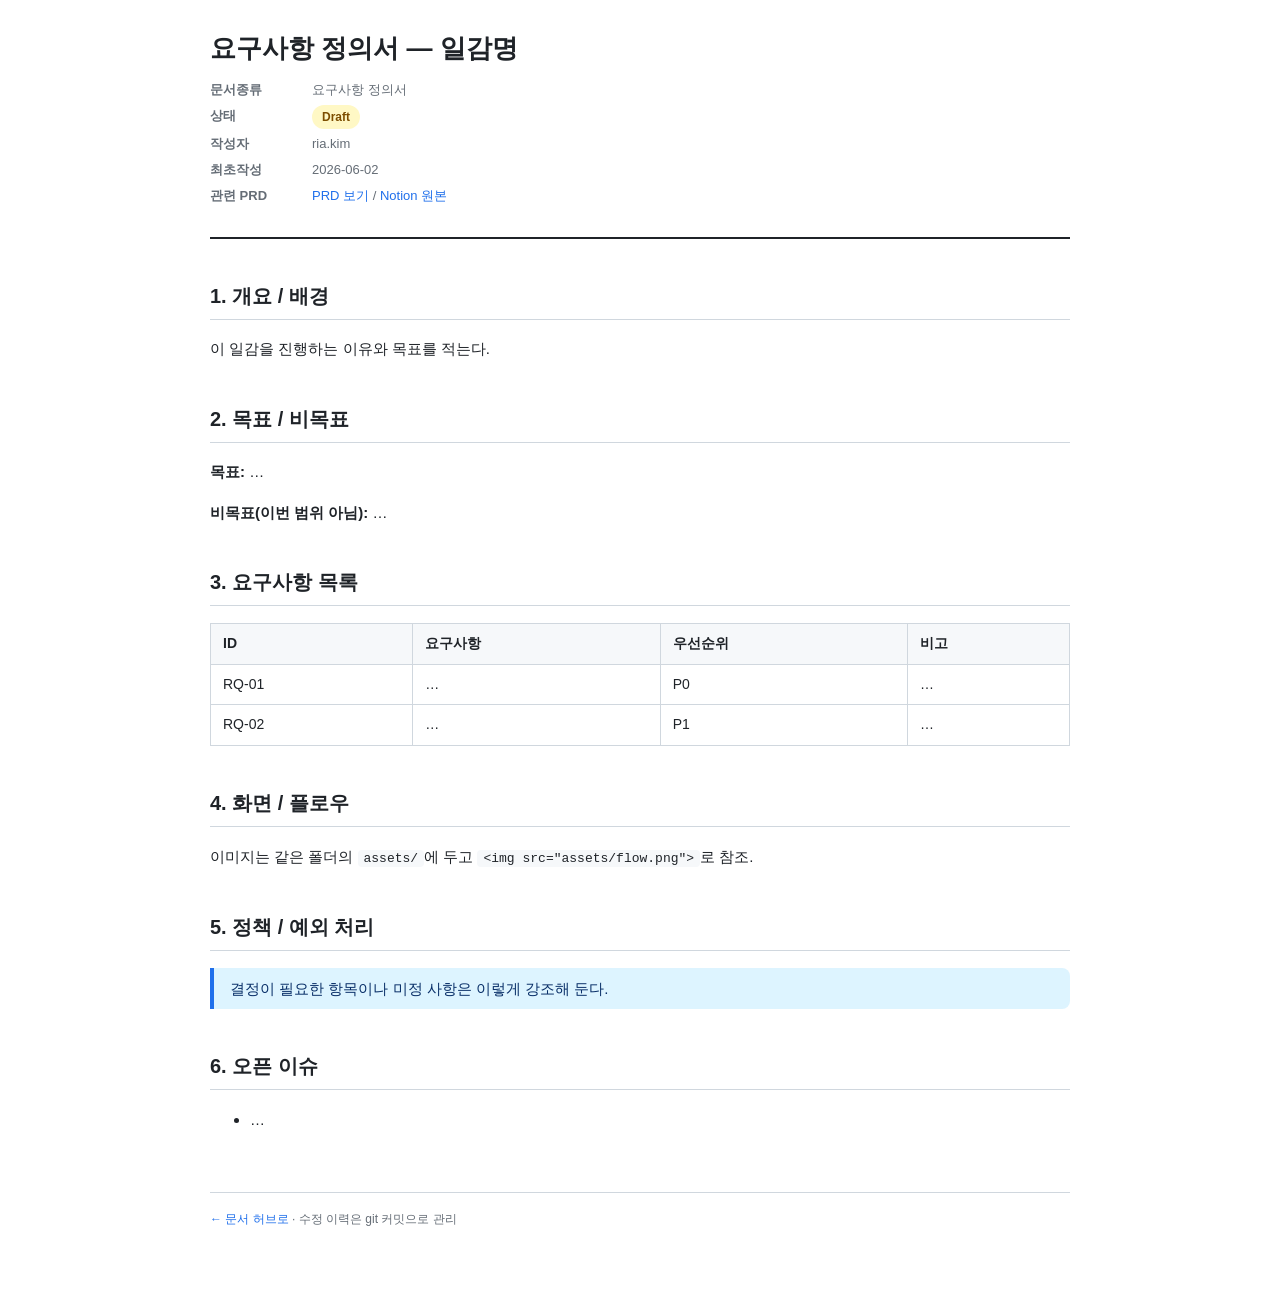
<file: _template.html>
<!DOCTYPE html>
<html lang="ko">
<head>
  <meta charset="UTF-8">
  <meta name="viewport" content="width=device-width, initial-scale=1.0">
  <title>요구사항 정의서 — 일감명</title>
  <!-- ★ 경로 주의: docs/연도/월/일감/ 안에 두면 상위 4단계라 ../../../../ 이다. -->
  <link rel="stylesheet" href="../../../../assets/style.css">
</head>
<body>
  <div class="wrap">

    <header class="doc-header">
      <h1>요구사항 정의서 — 일감명</h1>
      <dl class="doc-meta">
        <dt>문서종류</dt><dd>요구사항 정의서</dd>
        <dt>상태</dt><dd><span class="badge draft">Draft</span></dd>
        <dt>작성자</dt><dd>ria.kim</dd>
        <dt>최초작성</dt><dd>2026-06-02</dd>
        <dt>관련 PRD</dt><dd><a href="prd.html">PRD 보기</a> / <a href="#">Notion 원본</a></dd>
      </dl>
    </header>

    <h2>1. 개요 / 배경</h2>
    <p>이 일감을 진행하는 이유와 목표를 적는다.</p>

    <h2>2. 목표 / 비목표</h2>
    <p><strong>목표:</strong> …</p>
    <p><strong>비목표(이번 범위 아님):</strong> …</p>

    <h2>3. 요구사항 목록</h2>
    <table>
      <thead>
        <tr><th>ID</th><th>요구사항</th><th>우선순위</th><th>비고</th></tr>
      </thead>
      <tbody>
        <tr><td>RQ-01</td><td>…</td><td>P0</td><td>…</td></tr>
        <tr><td>RQ-02</td><td>…</td><td>P1</td><td>…</td></tr>
      </tbody>
    </table>

    <h2>4. 화면 / 플로우</h2>
    <p>이미지는 같은 폴더의 <code>assets/</code>에 두고 <code>&lt;img src="assets/flow.png"&gt;</code>로 참조.</p>

    <h2>5. 정책 / 예외 처리</h2>
    <blockquote>결정이 필요한 항목이나 미정 사항은 이렇게 강조해 둔다.</blockquote>

    <h2>6. 오픈 이슈</h2>
    <ul>
      <li>…</li>
    </ul>

    <footer>
      <a href="../../../../index.html">← 문서 허브로</a> · 수정 이력은 git 커밋으로 관리
    </footer>

  </div>
</body>
</html>
</file>
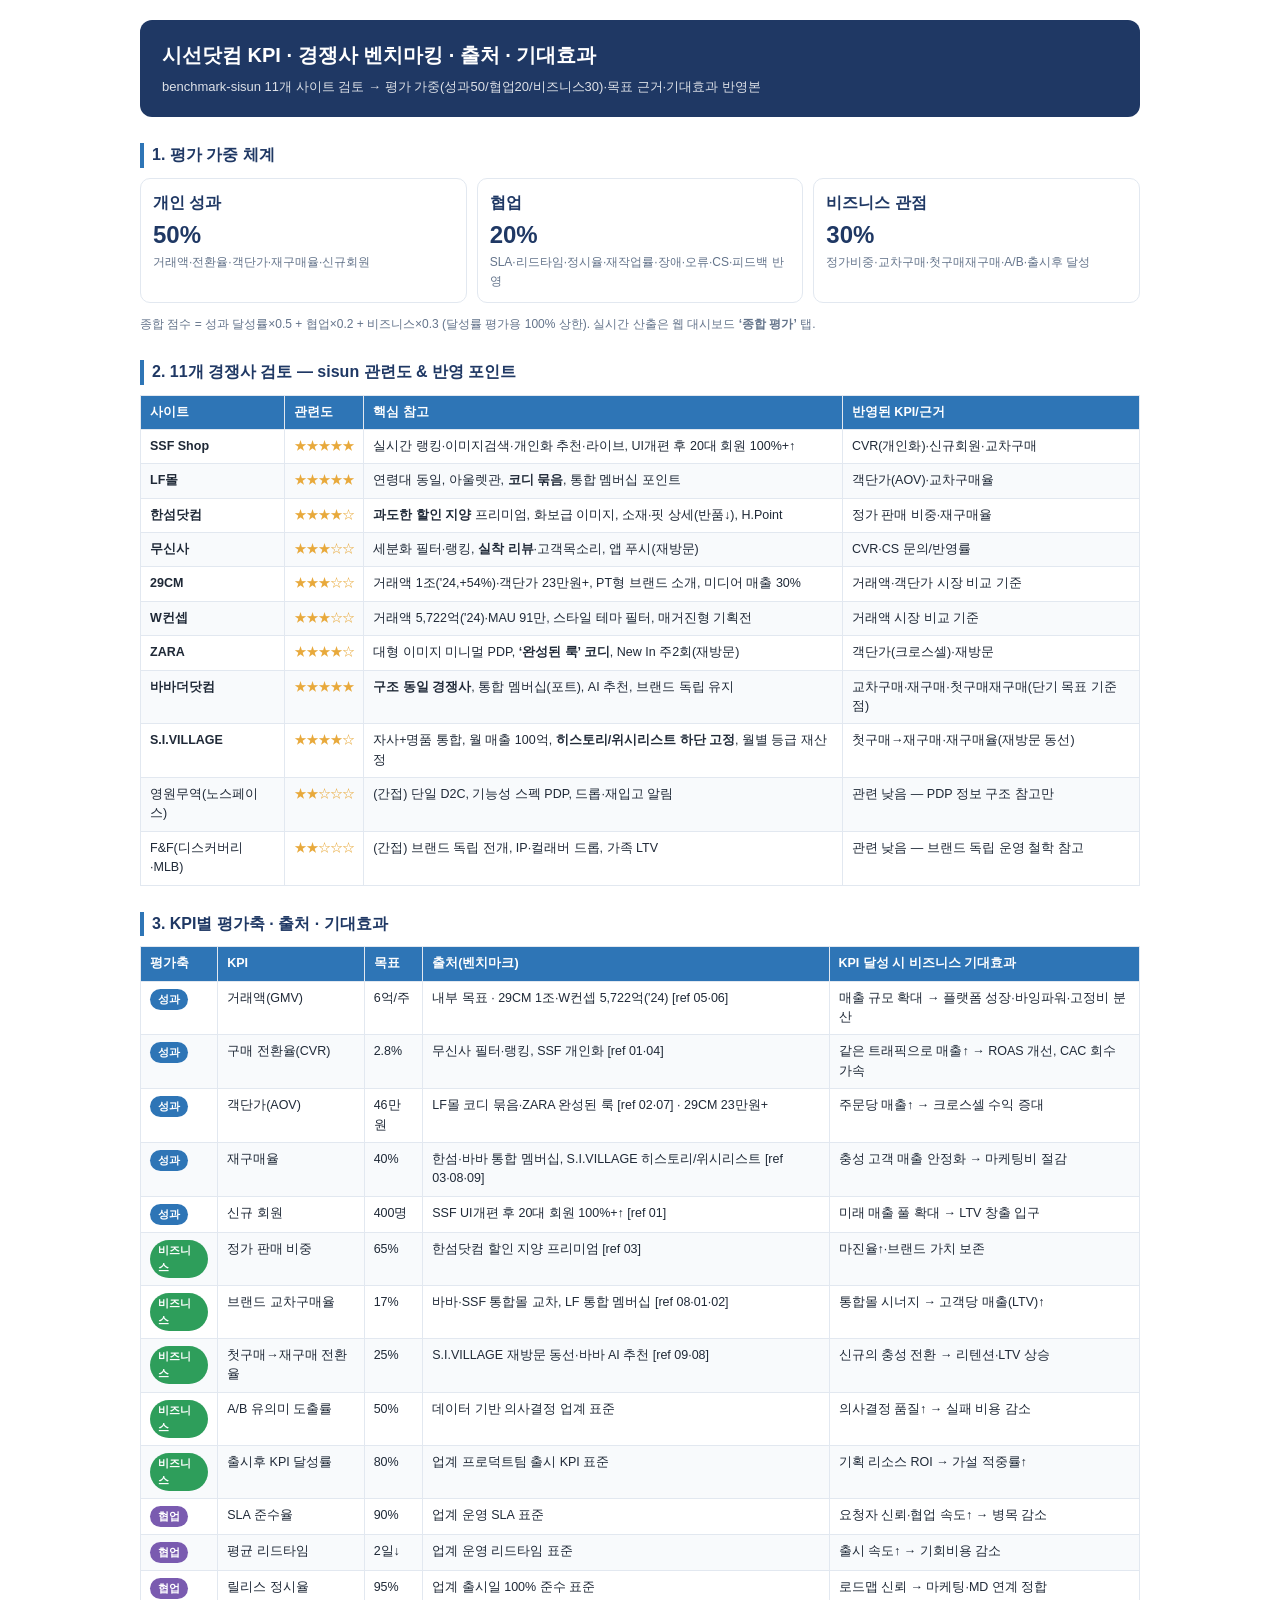
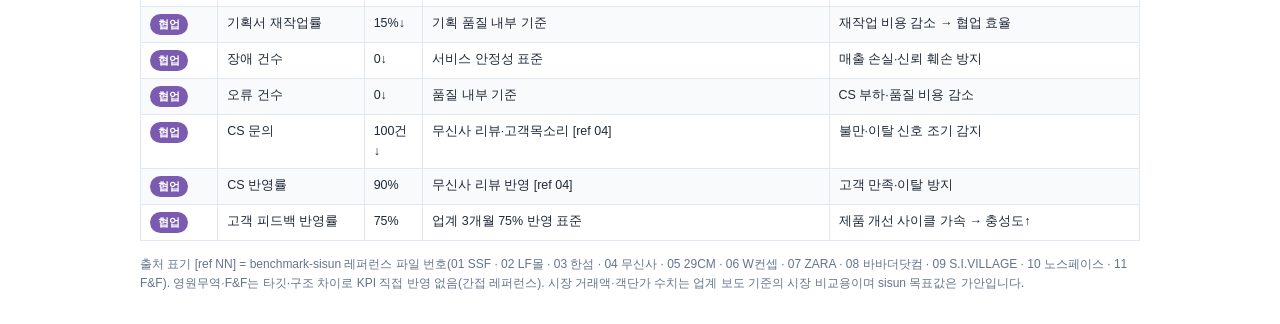
<file: kpi-benchmark.html>
<!doctype html>
<html lang="ko"><head><meta charset="utf-8"><meta name="viewport" content="width=device-width, initial-scale=1">
<title>시선닷컴 KPI · 경쟁사 벤치마킹 · 출처 · 기대효과</title>
<style>
  :root{ color-scheme:light; --navy:#1F3864; --blue:#2E75B6; --good:#2E9E5B; --purple:#7A5BB0; }
  *{box-sizing:border-box}
  body{margin:0;font-family:Arial,"맑은 고딕","Malgun Gothic",sans-serif;color:#1f2937;background:#fff;line-height:1.55}
  .wrap{max-width:1040px;margin:0 auto;padding:20px}
  header{background:var(--navy);color:#fff;border-radius:12px;padding:20px 22px}
  header h1{margin:0;font-size:20px} header p{margin:6px 0 0;opacity:.85;font-size:13px}
  h2{color:var(--navy);font-size:16px;margin:26px 0 10px;border-left:4px solid var(--blue);padding-left:8px}
  table{width:100%;border-collapse:collapse;font-size:12.5px;margin-top:6px}
  th,td{border:1px solid #E2E8F0;padding:7px 9px;text-align:left;vertical-align:top}
  th{background:var(--blue);color:#fff} tbody tr:nth-child(even){background:#F8FAFC}
  .axis{display:inline-block;padding:2px 8px;border-radius:999px;color:#fff;font-size:11px;font-weight:700}
  .a-perf{background:var(--blue)} .a-collab{background:var(--purple)} .a-biz{background:var(--good)}
  .stars{color:#E8A93B;letter-spacing:-1px}
  .w{display:flex;gap:10px;flex-wrap:wrap;margin:8px 0}
  .wc{flex:1;min-width:200px;border:1px solid #E2E8F0;border-radius:10px;padding:12px}
  .wc b{color:var(--navy)} .big{font-size:24px;font-weight:800;color:var(--navy)}
  .small{font-size:12px;color:#64748b} code{background:#F1F5F9;padding:1px 5px;border-radius:5px}
</style></head><body><div class="wrap">
<header><h1>시선닷컴 KPI · 경쟁사 벤치마킹 · 출처 · 기대효과</h1>
<p>benchmark-sisun 11개 사이트 검토 → 평가 가중(성과50/협업20/비즈니스30)·목표 근거·기대효과 반영본</p></header>

<h2>1. 평가 가중 체계</h2>
<div class="w">
  <div class="wc"><b>개인 성과</b><div class="big">50%</div><div class="small">거래액·전환율·객단가·재구매율·신규회원</div></div>
  <div class="wc"><b>협업</b><div class="big">20%</div><div class="small">SLA·리드타임·정시율·재작업률·장애·오류·CS·피드백 반영</div></div>
  <div class="wc"><b>비즈니스 관점</b><div class="big">30%</div><div class="small">정가비중·교차구매·첫구매재구매·A/B·출시후 달성</div></div>
</div>
<p class="small">종합 점수 = 성과 달성률×0.5 + 협업×0.2 + 비즈니스×0.3 (달성률 평가용 100% 상한). 실시간 산출은 웹 대시보드 <b>‘종합 평가’</b> 탭.</p>

<h2>2. 11개 경쟁사 검토 — sisun 관련도 &amp; 반영 포인트</h2>
<table>
<thead><tr><th>사이트</th><th>관련도</th><th>핵심 참고</th><th>반영된 KPI/근거</th></tr></thead>
<tbody>
<tr><td><b>SSF Shop</b></td><td class="stars">★★★★★</td><td>실시간 랭킹·이미지검색·개인화 추천·라이브, UI개편 후 20대 회원 100%+↑</td><td>CVR(개인화)·신규회원·교차구매</td></tr>
<tr><td><b>LF몰</b></td><td class="stars">★★★★★</td><td>연령대 동일, 아울렛관, <b>코디 묶음</b>, 통합 멤버십 포인트</td><td>객단가(AOV)·교차구매율</td></tr>
<tr><td><b>한섬닷컴</b></td><td class="stars">★★★★☆</td><td><b>과도한 할인 지양</b> 프리미엄, 화보급 이미지, 소재·핏 상세(반품↓), H.Point</td><td>정가 판매 비중·재구매율</td></tr>
<tr><td><b>무신사</b></td><td class="stars">★★★☆☆</td><td>세분화 필터·랭킹, <b>실착 리뷰</b>·고객목소리, 앱 푸시(재방문)</td><td>CVR·CS 문의/반영률</td></tr>
<tr><td><b>29CM</b></td><td class="stars">★★★☆☆</td><td>거래액 1조('24,+54%)·객단가 23만원+, PT형 브랜드 소개, 미디어 매출 30%</td><td>거래액·객단가 시장 비교 기준</td></tr>
<tr><td><b>W컨셉</b></td><td class="stars">★★★☆☆</td><td>거래액 5,722억('24)·MAU 91만, 스타일 테마 필터, 매거진형 기획전</td><td>거래액 시장 비교 기준</td></tr>
<tr><td><b>ZARA</b></td><td class="stars">★★★★☆</td><td>대형 이미지 미니멀 PDP, <b>‘완성된 룩’ 코디</b>, New In 주2회(재방문)</td><td>객단가(크로스셀)·재방문</td></tr>
<tr><td><b>바바더닷컴</b></td><td class="stars">★★★★★</td><td><b>구조 동일 경쟁사</b>, 통합 멤버십(포트), AI 추천, 브랜드 독립 유지</td><td>교차구매·재구매·첫구매재구매(단기 목표 기준점)</td></tr>
<tr><td><b>S.I.VILLAGE</b></td><td class="stars">★★★★☆</td><td>자사+명품 통합, 월 매출 100억, <b>히스토리/위시리스트 하단 고정</b>, 월별 등급 재산정</td><td>첫구매→재구매·재구매율(재방문 동선)</td></tr>
<tr><td>영원무역(노스페이스)</td><td class="stars">★★☆☆☆</td><td>(간접) 단일 D2C, 기능성 스펙 PDP, 드롭·재입고 알림</td><td>관련 낮음 — PDP 정보 구조 참고만</td></tr>
<tr><td>F&amp;F(디스커버리·MLB)</td><td class="stars">★★☆☆☆</td><td>(간접) 브랜드 독립 전개, IP·컬래버 드롭, 가족 LTV</td><td>관련 낮음 — 브랜드 독립 운영 철학 참고</td></tr>
</tbody></table>

<h2>3. KPI별 평가축 · 출처 · 기대효과</h2>
<table>
<thead><tr><th>평가축</th><th>KPI</th><th>목표</th><th>출처(벤치마크)</th><th>KPI 달성 시 비즈니스 기대효과</th></tr></thead>
<tbody>
<tr><td><span class="axis a-perf">성과</span></td><td>거래액(GMV)</td><td>6억/주</td><td>내부 목표 · 29CM 1조·W컨셉 5,722억('24) [ref 05·06]</td><td>매출 규모 확대 → 플랫폼 성장·바잉파워·고정비 분산</td></tr>
<tr><td><span class="axis a-perf">성과</span></td><td>구매 전환율(CVR)</td><td>2.8%</td><td>무신사 필터·랭킹, SSF 개인화 [ref 01·04]</td><td>같은 트래픽으로 매출↑ → ROAS 개선, CAC 회수 가속</td></tr>
<tr><td><span class="axis a-perf">성과</span></td><td>객단가(AOV)</td><td>46만원</td><td>LF몰 코디 묶음·ZARA 완성된 룩 [ref 02·07] · 29CM 23만원+</td><td>주문당 매출↑ → 크로스셀 수익 증대</td></tr>
<tr><td><span class="axis a-perf">성과</span></td><td>재구매율</td><td>40%</td><td>한섬·바바 통합 멤버십, S.I.VILLAGE 히스토리/위시리스트 [ref 03·08·09]</td><td>충성 고객 매출 안정화 → 마케팅비 절감</td></tr>
<tr><td><span class="axis a-perf">성과</span></td><td>신규 회원</td><td>400명</td><td>SSF UI개편 후 20대 회원 100%+↑ [ref 01]</td><td>미래 매출 풀 확대 → LTV 창출 입구</td></tr>
<tr><td><span class="axis a-biz">비즈니스</span></td><td>정가 판매 비중</td><td>65%</td><td>한섬닷컴 할인 지양 프리미엄 [ref 03]</td><td>마진율↑·브랜드 가치 보존</td></tr>
<tr><td><span class="axis a-biz">비즈니스</span></td><td>브랜드 교차구매율</td><td>17%</td><td>바바·SSF 통합몰 교차, LF 통합 멤버십 [ref 08·01·02]</td><td>통합몰 시너지 → 고객당 매출(LTV)↑</td></tr>
<tr><td><span class="axis a-biz">비즈니스</span></td><td>첫구매→재구매 전환율</td><td>25%</td><td>S.I.VILLAGE 재방문 동선·바바 AI 추천 [ref 09·08]</td><td>신규의 충성 전환 → 리텐션·LTV 상승</td></tr>
<tr><td><span class="axis a-biz">비즈니스</span></td><td>A/B 유의미 도출률</td><td>50%</td><td>데이터 기반 의사결정 업계 표준</td><td>의사결정 품질↑ → 실패 비용 감소</td></tr>
<tr><td><span class="axis a-biz">비즈니스</span></td><td>출시후 KPI 달성률</td><td>80%</td><td>업계 프로덕트팀 출시 KPI 표준</td><td>기획 리소스 ROI → 가설 적중률↑</td></tr>
<tr><td><span class="axis a-collab">협업</span></td><td>SLA 준수율</td><td>90%</td><td>업계 운영 SLA 표준</td><td>요청자 신뢰·협업 속도↑ → 병목 감소</td></tr>
<tr><td><span class="axis a-collab">협업</span></td><td>평균 리드타임</td><td>2일↓</td><td>업계 운영 리드타임 표준</td><td>출시 속도↑ → 기회비용 감소</td></tr>
<tr><td><span class="axis a-collab">협업</span></td><td>릴리스 정시율</td><td>95%</td><td>업계 출시일 100% 준수 표준</td><td>로드맵 신뢰 → 마케팅·MD 연계 정합</td></tr>
<tr><td><span class="axis a-collab">협업</span></td><td>기획서 재작업률</td><td>15%↓</td><td>기획 품질 내부 기준</td><td>재작업 비용 감소 → 협업 효율</td></tr>
<tr><td><span class="axis a-collab">협업</span></td><td>장애 건수</td><td>0↓</td><td>서비스 안정성 표준</td><td>매출 손실·신뢰 훼손 방지</td></tr>
<tr><td><span class="axis a-collab">협업</span></td><td>오류 건수</td><td>0↓</td><td>품질 내부 기준</td><td>CS 부하·품질 비용 감소</td></tr>
<tr><td><span class="axis a-collab">협업</span></td><td>CS 문의</td><td>100건↓</td><td>무신사 리뷰·고객목소리 [ref 04]</td><td>불만·이탈 신호 조기 감지</td></tr>
<tr><td><span class="axis a-collab">협업</span></td><td>CS 반영률</td><td>90%</td><td>무신사 리뷰 반영 [ref 04]</td><td>고객 만족·이탈 방지</td></tr>
<tr><td><span class="axis a-collab">협업</span></td><td>고객 피드백 반영률</td><td>75%</td><td>업계 3개월 75% 반영 표준</td><td>제품 개선 사이클 가속 → 충성도↑</td></tr>
</tbody></table>

<p class="small" style="margin-top:14px">출처 표기 [ref NN] = benchmark-sisun 레퍼런스 파일 번호(01 SSF · 02 LF몰 · 03 한섬 · 04 무신사 · 05 29CM · 06 W컨셉 · 07 ZARA · 08 바바더닷컴 · 09 S.I.VILLAGE · 10 노스페이스 · 11 F&amp;F). 영원무역·F&amp;F는 타깃·구조 차이로 KPI 직접 반영 없음(간접 레퍼런스). 시장 거래액·객단가 수치는 업계 보도 기준의 시장 비교용이며 sisun 목표값은 가안입니다.</p>
</div></body></html>
</file>
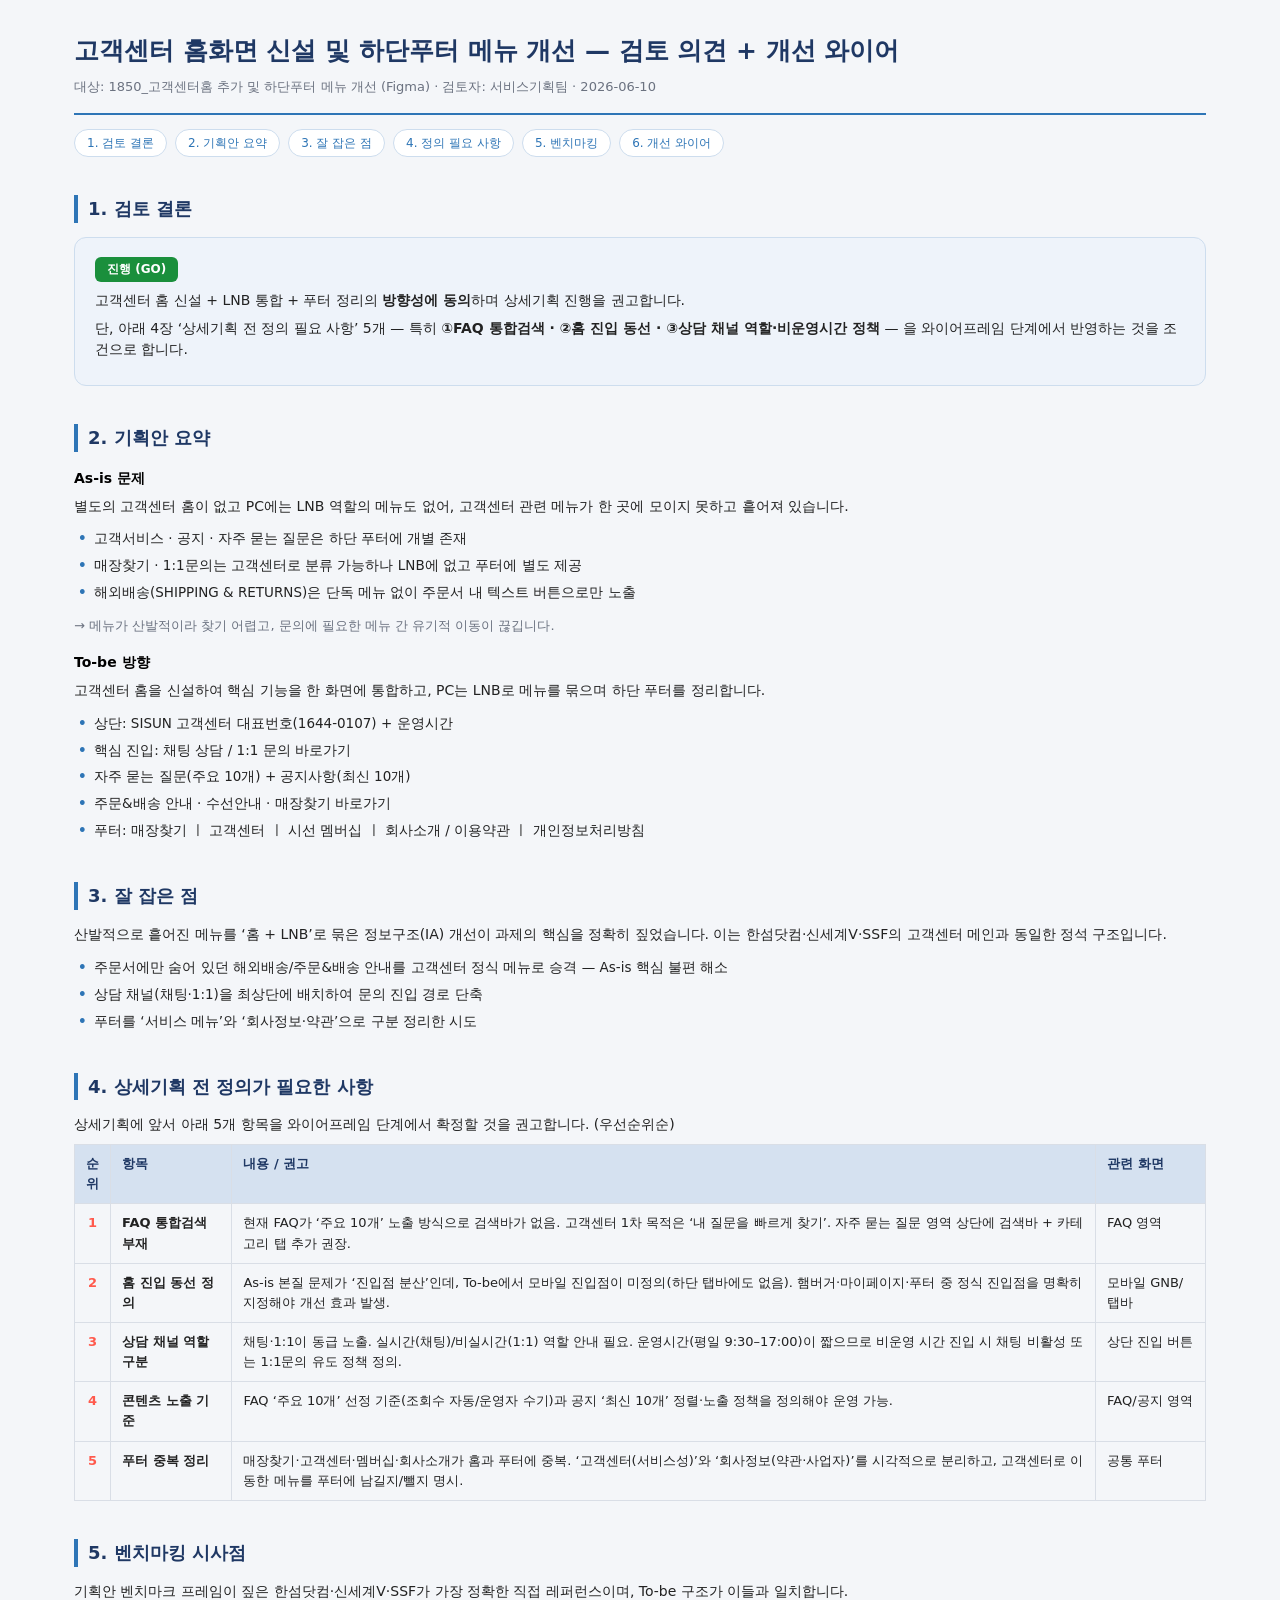
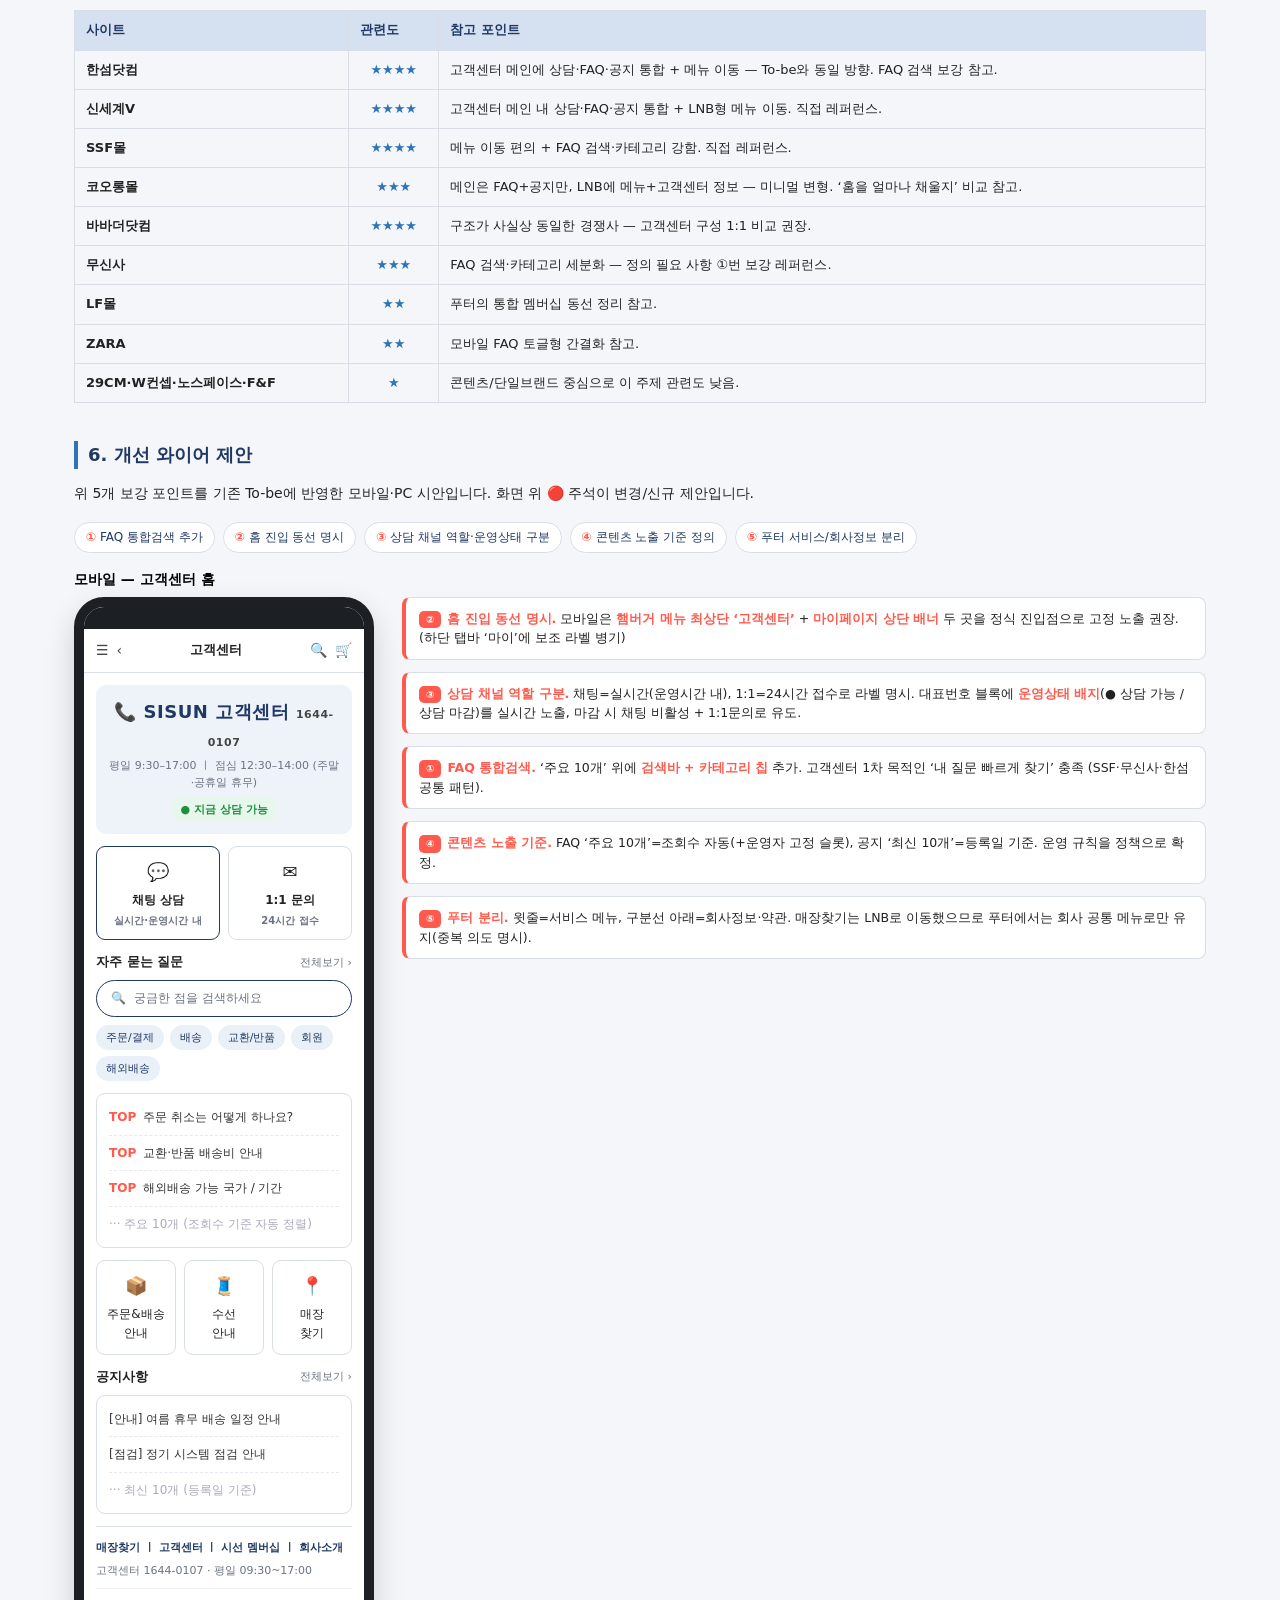
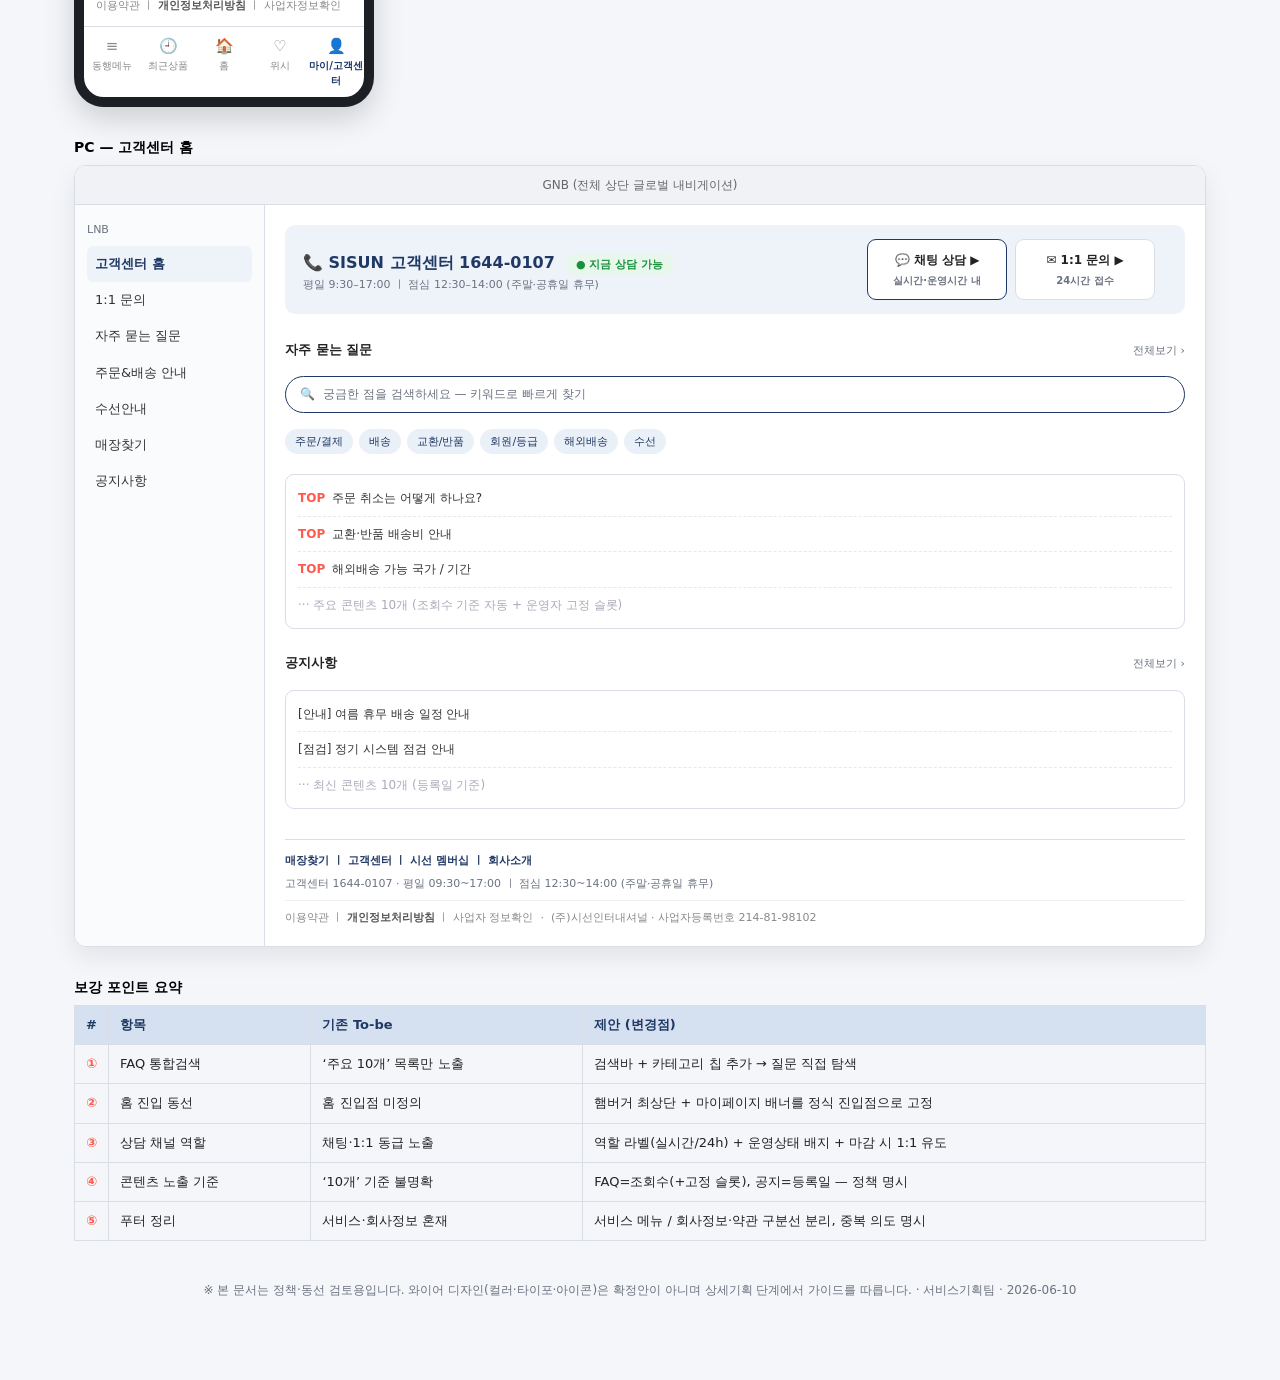
<file: docs/1850-customer-center-home.html>
<!DOCTYPE html>
<html lang="ko">
<head>
<meta charset="UTF-8">
<meta name="viewport" content="width=device-width, initial-scale=1.0">
<title>고객센터 홈 · 검토 의견 + 개선 와이어 제안</title>
<style>
  :root{
    --navy:#1f3864; --blue:#2e75b6; --line:#d9dee6; --ink:#222; --sub:#6b7280;
    --bg:#f4f6f9; --card:#fff; --accent:#ff5a4d; --soft:#eef3fa; --chip:#eaf0f7;
  }
  *{box-sizing:border-box;margin:0;padding:0;}
  body{font-family:"Malgun Gothic","Apple SD Gothic Neo","Noto Sans KR",system-ui,sans-serif;background:var(--bg);color:var(--ink);line-height:1.55;}
  .wrap{max-width:1180px;margin:0 auto;padding:32px 24px 80px;}
  header.top h1{font-size:25px;color:var(--navy);font-weight:800;}
  header.top p{color:var(--sub);font-size:13px;margin-top:6px;}
  header.top{border-bottom:2px solid var(--blue);padding-bottom:16px;margin-bottom:8px;}

  .legend{display:flex;flex-wrap:wrap;gap:8px;margin:18px 0 8px;}
  .legend .tag{font-size:12px;background:#fff;border:1px solid var(--line);border-radius:20px;padding:5px 11px;color:var(--navy);}
  .legend .tag b{color:var(--accent);}

  h2.sec{font-size:18px;color:var(--navy);margin:38px 0 14px;padding-left:10px;border-left:4px solid var(--blue);}
  h3.sub{font-size:14px;color:#000;margin:16px 0 6px;font-weight:700;}
  p.body{font-size:14px;margin-bottom:8px;}
  ul.dot{margin:4px 0 10px 4px;list-style:none;}
  ul.dot li{font-size:13.5px;padding:3px 0 3px 16px;position:relative;}
  ul.dot li:before{content:"•";position:absolute;left:0;color:var(--blue);font-weight:700;}
  .arrow{color:var(--sub);font-size:13px;margin:2px 0 8px;}

  .conclusion{background:var(--soft);border:1px solid #cdddee;border-radius:12px;padding:18px 20px;margin:14px 0 8px;}
  .conclusion .tag{display:inline-block;background:#1a8f3c;color:#fff;font-size:12px;font-weight:800;border-radius:6px;padding:3px 12px;margin-bottom:8px;}
  .conclusion p{font-size:14px;margin-bottom:6px;}

  .keytable{width:100%;border-collapse:collapse;margin-top:6px;font-size:13px;}
  .keytable th,.keytable td{border:1px solid var(--line);padding:9px 11px;text-align:left;vertical-align:top;}
  .keytable th{background:#d5e1f0;color:var(--navy);}
  .keytable td.n{color:var(--accent);font-weight:800;text-align:center;width:34px;}
  .keytable td.c{text-align:center;}
  .stars{color:var(--blue);}

  /* mockups */
  .grid{display:grid;grid-template-columns:300px 1fr;gap:28px;align-items:start;}
  @media(max-width:880px){.grid{grid-template-columns:1fr;}}
  .phone{width:300px;border:10px solid #1c1f24;border-radius:30px;background:#fff;overflow:hidden;box-shadow:0 12px 30px rgba(0,0,0,.16);}
  .phone .status{height:22px;background:#1c1f24;}
  .m-head{display:flex;align-items:center;gap:8px;padding:11px 12px;border-bottom:1px solid var(--line);font-size:13px;}
  .m-head .ic{color:#444;font-size:14px;}
  .m-head .title{font-weight:700;flex:1;text-align:center;}
  .m-body{padding:12px;}
  .pc{border:1px solid var(--line);border-radius:12px;background:#fff;overflow:hidden;box-shadow:0 10px 26px rgba(0,0,0,.08);}
  .pc .gnb{background:#f0f2f5;color:#666;font-size:12px;text-align:center;padding:10px;border-bottom:1px solid var(--line);}
  .pc-cols{display:grid;grid-template-columns:190px 1fr;}
  .lnb{border-right:1px solid var(--line);padding:16px 12px;background:#fafbfc;font-size:13px;}
  .lnb .lnb-t{font-size:11px;color:var(--sub);margin-bottom:8px;}
  .lnb a{display:block;padding:8px 8px;border-radius:6px;color:#333;text-decoration:none;}
  .lnb a.on{background:var(--soft);color:var(--navy);font-weight:700;}
  .lnb a:hover{background:#f0f4fa;}
  .pc-main{padding:20px;}

  .phoneblk{background:var(--soft);border-radius:10px;padding:13px;text-align:center;margin-bottom:12px;}
  .phoneblk .num{font-size:18px;font-weight:800;color:var(--navy);letter-spacing:.5px;}
  .phoneblk .num small{font-size:11px;font-weight:600;color:#444;}
  .phoneblk .hours{font-size:11px;color:var(--sub);margin-top:3px;}
  .stat{display:inline-block;margin-top:7px;font-size:11px;font-weight:700;border-radius:20px;padding:3px 10px;}
  .stat.on{background:#e7f7ec;color:#1a8f3c;}
  .stat.off{background:#fdecea;color:#c0392b;}

  .btns2{display:grid;grid-template-columns:1fr 1fr;gap:8px;margin-bottom:12px;}
  .btns3{display:grid;grid-template-columns:1fr 1fr 1fr;gap:8px;margin-bottom:12px;}
  .cbtn{border:1px solid var(--line);border-radius:9px;padding:11px 6px;text-align:center;font-size:12px;background:#fff;}
  .cbtn .bi{font-size:18px;display:block;margin-bottom:5px;}
  .cbtn.prim{border-color:var(--navy);background:#fff;}
  .cbtn .role{display:block;font-size:10px;color:var(--sub);margin-top:3px;font-weight:600;}
  .cbtn b{font-weight:700;}

  .field{display:flex;align-items:center;border:1.5px solid var(--navy);border-radius:24px;padding:8px 14px;font-size:12px;color:var(--sub);margin-bottom:8px;background:#fff;}
  .field .mag{margin-right:8px;}
  .chips{display:flex;flex-wrap:wrap;gap:6px;margin-bottom:12px;}
  .chips span{font-size:11px;background:var(--chip);color:var(--navy);border-radius:16px;padding:4px 10px;}

  .blkhead{display:flex;justify-content:space-between;align-items:center;margin:4px 0 8px;}
  .blkhead .bt{font-weight:700;font-size:13px;}
  .blkhead .more{font-size:11px;color:var(--sub);}
  .listbox{border:1px solid var(--line);border-radius:9px;padding:6px 12px;margin-bottom:12px;}
  .listbox .li{font-size:12px;padding:8px 0;border-bottom:1px dashed #e5e8ee;color:#333;display:flex;gap:7px;}
  .listbox .li:last-child{border-bottom:none;}
  .listbox .li .rk{color:var(--accent);font-weight:800;}

  .ftr{border-top:1px solid var(--line);margin-top:8px;padding-top:12px;font-size:11px;color:var(--sub);}
  .ftr .svc{color:var(--navy);font-weight:700;margin-bottom:6px;}
  .ftr .law{color:#888;margin-top:6px;}
  .ftr .div{height:1px;background:#eef0f3;margin:8px 0;}

  .tabbar{display:flex;border-top:1px solid var(--line);}
  .tabbar div{flex:1;text-align:center;font-size:10px;color:#888;padding:8px 0;}
  .tabbar div.cs{color:var(--navy);font-weight:800;}
  .tabbar .ti{font-size:15px;display:block;}

  .note{position:relative;background:#fff;border:1px solid var(--line);border-left:4px solid var(--accent);border-radius:8px;padding:11px 13px;margin-bottom:12px;font-size:12.5px;}
  .note b{color:var(--accent);}
  .note .pill{display:inline-block;background:var(--accent);color:#fff;font-size:10px;font-weight:700;border-radius:5px;padding:1px 7px;margin-right:6px;}
  .col-notes{display:flex;flex-direction:column;}

  .pcwrap{display:flex;flex-direction:column;gap:8px;}
  .pc-row{display:flex;gap:8px;}
  .pcblk{background:var(--soft);border-radius:10px;padding:14px 18px;display:flex;justify-content:space-between;align-items:center;margin-bottom:14px;flex-wrap:wrap;gap:10px;}
  .pcblk .num{font-size:16px;font-weight:800;color:var(--navy);}
  .pcblk .hours{font-size:11px;color:var(--sub);}
  .foot{margin-top:40px;font-size:12px;color:var(--sub);text-align:center;}
  .anchor-nav{display:flex;flex-wrap:wrap;gap:8px;margin:14px 0 4px;}
  .anchor-nav a{font-size:12px;text-decoration:none;color:var(--blue);border:1px solid #cdddee;border-radius:18px;padding:4px 12px;background:#fff;}
  .anchor-nav a:hover{background:var(--soft);}
</style>
</head>
<body>
<div class="wrap">
  <header class="top">
    <h1>고객센터 홈화면 신설 및 하단푸터 메뉴 개선 — 검토 의견 + 개선 와이어</h1>
    <p>대상: 1850_고객센터홈 추가 및 하단푸터 메뉴 개선 (Figma) · 검토자: 서비스기획팀 · 2026-06-10</p>
  </header>

  <div class="anchor-nav">
    <a href="#c1">1. 검토 결론</a>
    <a href="#c2">2. 기획안 요약</a>
    <a href="#c3">3. 잘 잡은 점</a>
    <a href="#c4">4. 정의 필요 사항</a>
    <a href="#c5">5. 벤치마킹</a>
    <a href="#c6">6. 개선 와이어</a>
  </div>

  <!-- 1. 결론 -->
  <h2 class="sec" id="c1">1. 검토 결론</h2>
  <div class="conclusion">
    <span class="tag">진행 (GO)</span>
    <p>고객센터 홈 신설 + LNB 통합 + 푸터 정리의 <b>방향성에 동의</b>하며 상세기획 진행을 권고합니다.</p>
    <p>단, 아래 4장 ‘상세기획 전 정의 필요 사항’ 5개 — 특히 <b>①FAQ 통합검색 · ②홈 진입 동선 · ③상담 채널 역할·비운영시간 정책</b> — 을 와이어프레임 단계에서 반영하는 것을 조건으로 합니다.</p>
  </div>

  <!-- 2. 요약 -->
  <h2 class="sec" id="c2">2. 기획안 요약</h2>
  <h3 class="sub">As-is 문제</h3>
  <p class="body">별도의 고객센터 홈이 없고 PC에는 LNB 역할의 메뉴도 없어, 고객센터 관련 메뉴가 한 곳에 모이지 못하고 흩어져 있습니다.</p>
  <ul class="dot">
    <li>고객서비스 · 공지 · 자주 묻는 질문은 하단 푸터에 개별 존재</li>
    <li>매장찾기 · 1:1문의는 고객센터로 분류 가능하나 LNB에 없고 푸터에 별도 제공</li>
    <li>해외배송(SHIPPING & RETURNS)은 단독 메뉴 없이 주문서 내 텍스트 버튼으로만 노출</li>
  </ul>
  <p class="arrow">→ 메뉴가 산발적이라 찾기 어렵고, 문의에 필요한 메뉴 간 유기적 이동이 끊깁니다.</p>
  <h3 class="sub">To-be 방향</h3>
  <p class="body">고객센터 홈을 신설하여 핵심 기능을 한 화면에 통합하고, PC는 LNB로 메뉴를 묶으며 하단 푸터를 정리합니다.</p>
  <ul class="dot">
    <li>상단: SISUN 고객센터 대표번호(1644-0107) + 운영시간</li>
    <li>핵심 진입: 채팅 상담 / 1:1 문의 바로가기</li>
    <li>자주 묻는 질문(주요 10개) + 공지사항(최신 10개)</li>
    <li>주문&배송 안내 · 수선안내 · 매장찾기 바로가기</li>
    <li>푸터: 매장찾기 ㅣ 고객센터 ㅣ 시선 멤버십 ㅣ 회사소개 / 이용약관 ㅣ 개인정보처리방침</li>
  </ul>

  <!-- 3. 강점 -->
  <h2 class="sec" id="c3">3. 잘 잡은 점</h2>
  <p class="body">산발적으로 흩어진 메뉴를 ‘홈 + LNB’로 묶은 정보구조(IA) 개선이 과제의 핵심을 정확히 짚었습니다. 이는 한섬닷컴·신세계V·SSF의 고객센터 메인과 동일한 정석 구조입니다.</p>
  <ul class="dot">
    <li>주문서에만 숨어 있던 해외배송/주문&배송 안내를 고객센터 정식 메뉴로 승격 — As-is 핵심 불편 해소</li>
    <li>상담 채널(채팅·1:1)을 최상단에 배치하여 문의 진입 경로 단축</li>
    <li>푸터를 ‘서비스 메뉴’와 ‘회사정보·약관’으로 구분 정리한 시도</li>
  </ul>

  <!-- 4. 정의 필요 -->
  <h2 class="sec" id="c4">4. 상세기획 전 정의가 필요한 사항</h2>
  <p class="body">상세기획에 앞서 아래 5개 항목을 와이어프레임 단계에서 확정할 것을 권고합니다. (우선순위순)</p>
  <table class="keytable">
    <tr><th class="n">순위</th><th>항목</th><th>내용 / 권고</th><th style="width:110px">관련 화면</th></tr>
    <tr><td class="n">1</td><td><b>FAQ 통합검색 부재</b></td><td>현재 FAQ가 ‘주요 10개’ 노출 방식으로 검색바가 없음. 고객센터 1차 목적은 ‘내 질문을 빠르게 찾기’. 자주 묻는 질문 영역 상단에 검색바 + 카테고리 탭 추가 권장.</td><td>FAQ 영역</td></tr>
    <tr><td class="n">2</td><td><b>홈 진입 동선 정의</b></td><td>As-is 본질 문제가 ‘진입점 분산’인데, To-be에서 모바일 진입점이 미정의(하단 탭바에도 없음). 햄버거·마이페이지·푸터 중 정식 진입점을 명확히 지정해야 개선 효과 발생.</td><td>모바일 GNB/탭바</td></tr>
    <tr><td class="n">3</td><td><b>상담 채널 역할 구분</b></td><td>채팅·1:1이 동급 노출. 실시간(채팅)/비실시간(1:1) 역할 안내 필요. 운영시간(평일 9:30–17:00)이 짧으므로 비운영 시간 진입 시 채팅 비활성 또는 1:1문의 유도 정책 정의.</td><td>상단 진입 버튼</td></tr>
    <tr><td class="n">4</td><td><b>콘텐츠 노출 기준</b></td><td>FAQ ‘주요 10개’ 선정 기준(조회수 자동/운영자 수기)과 공지 ‘최신 10개’ 정렬·노출 정책을 정의해야 운영 가능.</td><td>FAQ/공지 영역</td></tr>
    <tr><td class="n">5</td><td><b>푸터 중복 정리</b></td><td>매장찾기·고객센터·멤버십·회사소개가 홈과 푸터에 중복. ‘고객센터(서비스성)’와 ‘회사정보(약관·사업자)’를 시각적으로 분리하고, 고객센터로 이동한 메뉴를 푸터에 남길지/뺄지 명시.</td><td>공통 푸터</td></tr>
  </table>

  <!-- 5. 벤치마킹 -->
  <h2 class="sec" id="c5">5. 벤치마킹 시사점</h2>
  <p class="body">기획안 벤치마크 프레임이 짚은 한섬닷컴·신세계V·SSF가 가장 정확한 직접 레퍼런스이며, To-be 구조가 이들과 일치합니다.</p>
  <table class="keytable">
    <tr><th>사이트</th><th class="c" style="width:90px">관련도</th><th>참고 포인트</th></tr>
    <tr><td><b>한섬닷컴</b></td><td class="c stars">★★★★</td><td>고객센터 메인에 상담·FAQ·공지 통합 + 메뉴 이동 — To-be와 동일 방향. FAQ 검색 보강 참고.</td></tr>
    <tr><td><b>신세계V</b></td><td class="c stars">★★★★</td><td>고객센터 메인 내 상담·FAQ·공지 통합 + LNB형 메뉴 이동. 직접 레퍼런스.</td></tr>
    <tr><td><b>SSF몰</b></td><td class="c stars">★★★★</td><td>메뉴 이동 편의 + FAQ 검색·카테고리 강함. 직접 레퍼런스.</td></tr>
    <tr><td><b>코오롱몰</b></td><td class="c stars">★★★</td><td>메인은 FAQ+공지만, LNB에 메뉴+고객센터 정보 — 미니멀 변형. ‘홈을 얼마나 채울지’ 비교 참고.</td></tr>
    <tr><td><b>바바더닷컴</b></td><td class="c stars">★★★★</td><td>구조가 사실상 동일한 경쟁사 — 고객센터 구성 1:1 비교 권장.</td></tr>
    <tr><td><b>무신사</b></td><td class="c stars">★★★</td><td>FAQ 검색·카테고리 세분화 — 정의 필요 사항 ①번 보강 레퍼런스.</td></tr>
    <tr><td><b>LF몰</b></td><td class="c stars">★★</td><td>푸터의 통합 멤버십 동선 정리 참고.</td></tr>
    <tr><td><b>ZARA</b></td><td class="c stars">★★</td><td>모바일 FAQ 토글형 간결화 참고.</td></tr>
    <tr><td><b>29CM·W컨셉·노스페이스·F&F</b></td><td class="c stars">★</td><td>콘텐츠/단일브랜드 중심으로 이 주제 관련도 낮음.</td></tr>
  </table>

  <!-- 6. 개선 와이어 -->
  <h2 class="sec" id="c6">6. 개선 와이어 제안</h2>
  <p class="body">위 5개 보강 포인트를 기존 To-be에 반영한 모바일·PC 시안입니다. 화면 위 🔴 주석이 변경/신규 제안입니다.</p>
  <div class="legend">
    <span class="tag"><b>①</b> FAQ 통합검색 추가</span>
    <span class="tag"><b>②</b> 홈 진입 동선 명시</span>
    <span class="tag"><b>③</b> 상담 채널 역할·운영상태 구분</span>
    <span class="tag"><b>④</b> 콘텐츠 노출 기준 정의</span>
    <span class="tag"><b>⑤</b> 푸터 서비스/회사정보 분리</span>
  </div>

  <h3 class="sub">모바일 — 고객센터 홈</h3>
  <div class="grid">
    <div class="phone">
      <div class="status"></div>
      <div class="m-head">
        <span class="ic">☰</span><span class="ic">‹</span>
        <span class="title">고객센터</span>
        <span class="ic">🔍</span><span class="ic">🛒</span>
      </div>
      <div class="m-body">
        <div class="phoneblk">
          <div class="num">📞 SISUN 고객센터 <small>1644-0107</small></div>
          <div class="hours">평일 9:30–17:00 ㅣ 점심 12:30–14:00 (주말·공휴일 휴무)</div>
          <span class="stat on">● 지금 상담 가능</span>
        </div>
        <div class="btns2">
          <div class="cbtn prim"><span class="bi">💬</span><b>채팅 상담</b><span class="role">실시간·운영시간 내</span></div>
          <div class="cbtn"><span class="bi">✉️</span><b>1:1 문의</b><span class="role">24시간 접수</span></div>
        </div>
        <div class="blkhead"><span class="bt">자주 묻는 질문</span><span class="more">전체보기 ›</span></div>
        <div class="field"><span class="mag">🔍</span>궁금한 점을 검색하세요</div>
        <div class="chips"><span>주문/결제</span><span>배송</span><span>교환/반품</span><span>회원</span><span>해외배송</span></div>
        <div class="listbox">
          <div class="li"><span class="rk">TOP</span>주문 취소는 어떻게 하나요?</div>
          <div class="li"><span class="rk">TOP</span>교환·반품 배송비 안내</div>
          <div class="li"><span class="rk">TOP</span>해외배송 가능 국가 / 기간</div>
          <div class="li" style="color:#aab">··· 주요 10개 (조회수 기준 자동 정렬)</div>
        </div>
        <div class="btns3">
          <div class="cbtn"><span class="bi">📦</span>주문&배송<br>안내</div>
          <div class="cbtn"><span class="bi">🧵</span>수선<br>안내</div>
          <div class="cbtn"><span class="bi">📍</span>매장<br>찾기</div>
        </div>
        <div class="blkhead"><span class="bt">공지사항</span><span class="more">전체보기 ›</span></div>
        <div class="listbox">
          <div class="li">[안내] 여름 휴무 배송 일정 안내</div>
          <div class="li">[점검] 정기 시스템 점검 안내</div>
          <div class="li" style="color:#aab">··· 최신 10개 (등록일 기준)</div>
        </div>
        <div class="ftr">
          <div class="svc">매장찾기 ㅣ 고객센터 ㅣ 시선 멤버십 ㅣ 회사소개</div>
          고객센터 1644-0107 · 평일 09:30~17:00
          <div class="div"></div>
          <div class="law">이용약관 ㅣ <b style="color:#555">개인정보처리방침</b> ㅣ 사업자정보확인</div>
        </div>
      </div>
      <div class="tabbar">
        <div><span class="ti">≡</span>동행메뉴</div>
        <div><span class="ti">🕘</span>최근상품</div>
        <div><span class="ti">🏠</span>홈</div>
        <div><span class="ti">♡</span>위시</div>
        <div class="cs"><span class="ti">👤</span>마이/고객센터</div>
      </div>
    </div>

    <div class="col-notes">
      <div class="note"><span class="pill">②</span><b>홈 진입 동선 명시.</b> 모바일은 <b>햄버거 메뉴 최상단 ‘고객센터’</b> + <b>마이페이지 상단 배너</b> 두 곳을 정식 진입점으로 고정 노출 권장. (하단 탭바 ‘마이’에 보조 라벨 병기)</div>
      <div class="note"><span class="pill">③</span><b>상담 채널 역할 구분.</b> 채팅=실시간(운영시간 내), 1:1=24시간 접수로 라벨 명시. 대표번호 블록에 <b>운영상태 배지</b>(● 상담 가능 / 상담 마감)를 실시간 노출, 마감 시 채팅 비활성 + 1:1문의로 유도.</div>
      <div class="note"><span class="pill">①</span><b>FAQ 통합검색.</b> ‘주요 10개’ 위에 <b>검색바 + 카테고리 칩</b> 추가. 고객센터 1차 목적인 ‘내 질문 빠르게 찾기’ 충족 (SSF·무신사·한섬 공통 패턴).</div>
      <div class="note"><span class="pill">④</span><b>콘텐츠 노출 기준.</b> FAQ ‘주요 10개’=조회수 자동(+운영자 고정 슬롯), 공지 ‘최신 10개’=등록일 기준. 운영 규칙을 정책으로 확정.</div>
      <div class="note"><span class="pill">⑤</span><b>푸터 분리.</b> 윗줄=서비스 메뉴, 구분선 아래=회사정보·약관. 매장찾기는 LNB로 이동했으므로 푸터에서는 회사 공통 메뉴로만 유지(중복 의도 명시).</div>
    </div>
  </div>

  <h3 class="sub" style="margin-top:30px">PC — 고객센터 홈</h3>
  <div class="pc">
    <div class="gnb">GNB (전체 상단 글로벌 내비게이션)</div>
    <div class="pc-cols">
      <div class="lnb">
        <div class="lnb-t">LNB</div>
        <a class="on">고객센터 홈</a>
        <a>1:1 문의</a>
        <a>자주 묻는 질문</a>
        <a>주문&배송 안내</a>
        <a>수선안내</a>
        <a>매장찾기</a>
        <a>공지사항</a>
      </div>
      <div class="pc-main">
        <div class="pcwrap">
          <div class="pcblk">
            <div>
              <div class="num">📞 SISUN 고객센터 1644-0107 &nbsp;<span class="stat on">● 지금 상담 가능</span></div>
              <div class="hours">평일 9:30–17:00 ㅣ 점심 12:30–14:00 (주말·공휴일 휴무)</div>
            </div>
            <div class="pc-row" style="min-width:300px">
              <div class="cbtn prim" style="min-width:140px"><b>💬 채팅 상담 ▶</b><span class="role">실시간·운영시간 내</span></div>
              <div class="cbtn" style="min-width:140px"><b>✉️ 1:1 문의 ▶</b><span class="role">24시간 접수</span></div>
            </div>
          </div>
          <div class="blkhead"><span class="bt">자주 묻는 질문</span><span class="more">전체보기 ›</span></div>
          <div class="field"><span class="mag">🔍</span>궁금한 점을 검색하세요 — 키워드로 빠르게 찾기</div>
          <div class="chips"><span>주문/결제</span><span>배송</span><span>교환/반품</span><span>회원/등급</span><span>해외배송</span><span>수선</span></div>
          <div class="listbox">
            <div class="li"><span class="rk">TOP</span>주문 취소는 어떻게 하나요?</div>
            <div class="li"><span class="rk">TOP</span>교환·반품 배송비 안내</div>
            <div class="li"><span class="rk">TOP</span>해외배송 가능 국가 / 기간</div>
            <div class="li" style="color:#aab">··· 주요 콘텐츠 10개 (조회수 기준 자동 + 운영자 고정 슬롯)</div>
          </div>
          <div class="blkhead"><span class="bt">공지사항</span><span class="more">전체보기 ›</span></div>
          <div class="listbox">
            <div class="li">[안내] 여름 휴무 배송 일정 안내</div>
            <div class="li">[점검] 정기 시스템 점검 안내</div>
            <div class="li" style="color:#aab">··· 최신 콘텐츠 10개 (등록일 기준)</div>
          </div>
        </div>
        <div class="ftr" style="margin-top:18px">
          <div class="svc">매장찾기 ㅣ 고객센터 ㅣ 시선 멤버십 ㅣ 회사소개</div>
          고객센터 1644-0107 · 평일 09:30~17:00 ㅣ 점심 12:30~14:00 (주말·공휴일 휴무)
          <div class="div"></div>
          <div class="law">이용약관 ㅣ <b style="color:#555">개인정보처리방침</b> ㅣ 사업자 정보확인 &nbsp;·&nbsp; (주)시선인터내셔널 · 사업자등록번호 214-81-98102</div>
        </div>
      </div>
    </div>
  </div>

  <h3 class="sub" style="margin-top:30px">보강 포인트 요약</h3>
  <table class="keytable">
    <tr><th class="n">#</th><th>항목</th><th>기존 To-be</th><th>제안 (변경점)</th></tr>
    <tr><td class="n">①</td><td>FAQ 통합검색</td><td>‘주요 10개’ 목록만 노출</td><td>검색바 + 카테고리 칩 추가 → 질문 직접 탐색</td></tr>
    <tr><td class="n">②</td><td>홈 진입 동선</td><td>홈 진입점 미정의</td><td>햄버거 최상단 + 마이페이지 배너를 정식 진입점으로 고정</td></tr>
    <tr><td class="n">③</td><td>상담 채널 역할</td><td>채팅·1:1 동급 노출</td><td>역할 라벨(실시간/24h) + 운영상태 배지 + 마감 시 1:1 유도</td></tr>
    <tr><td class="n">④</td><td>콘텐츠 노출 기준</td><td>‘10개’ 기준 불명확</td><td>FAQ=조회수(+고정 슬롯), 공지=등록일 — 정책 명시</td></tr>
    <tr><td class="n">⑤</td><td>푸터 정리</td><td>서비스·회사정보 혼재</td><td>서비스 메뉴 / 회사정보·약관 구분선 분리, 중복 의도 명시</td></tr>
  </table>

  <p class="foot">※ 본 문서는 정책·동선 검토용입니다. 와이어 디자인(컬러·타이포·아이콘)은 확정안이 아니며 상세기획 단계에서 가이드를 따릅니다. · 서비스기획팀 · 2026-06-10</p>
</div>
</body>
</html>
</file>
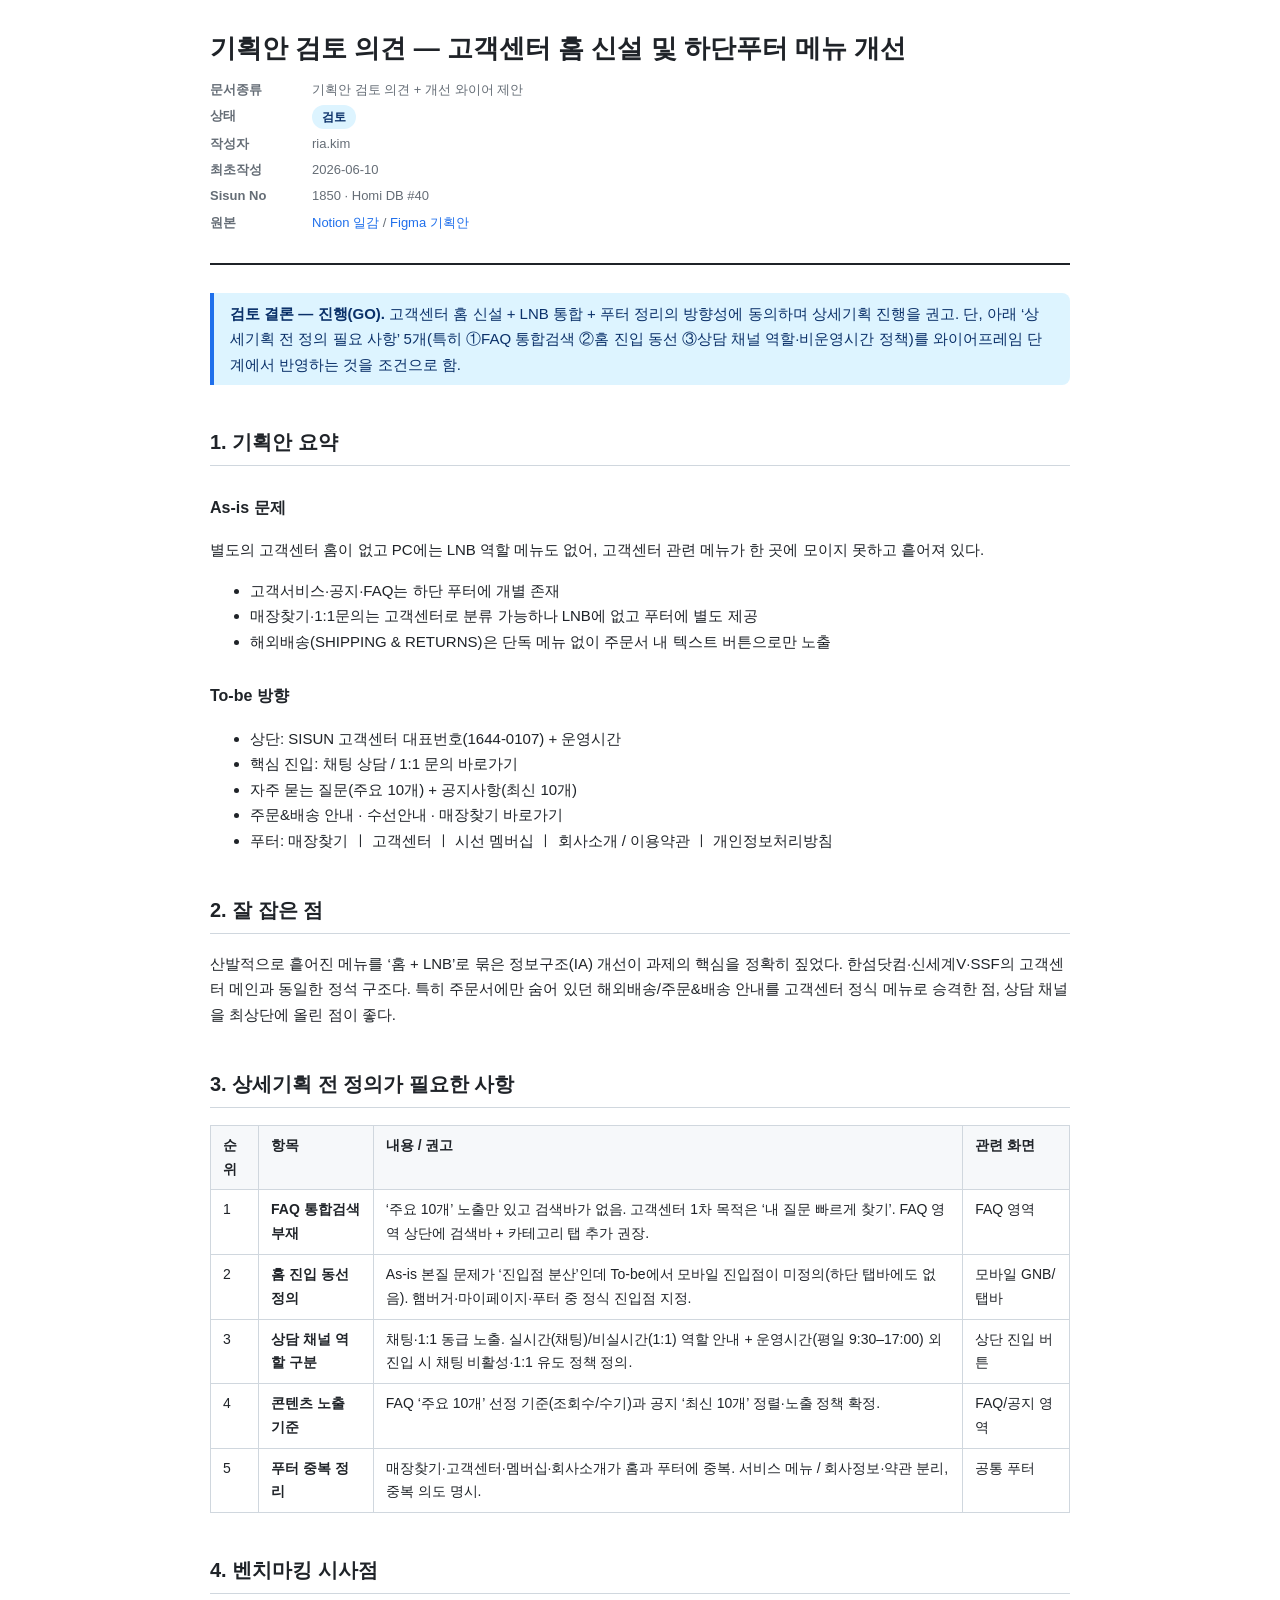
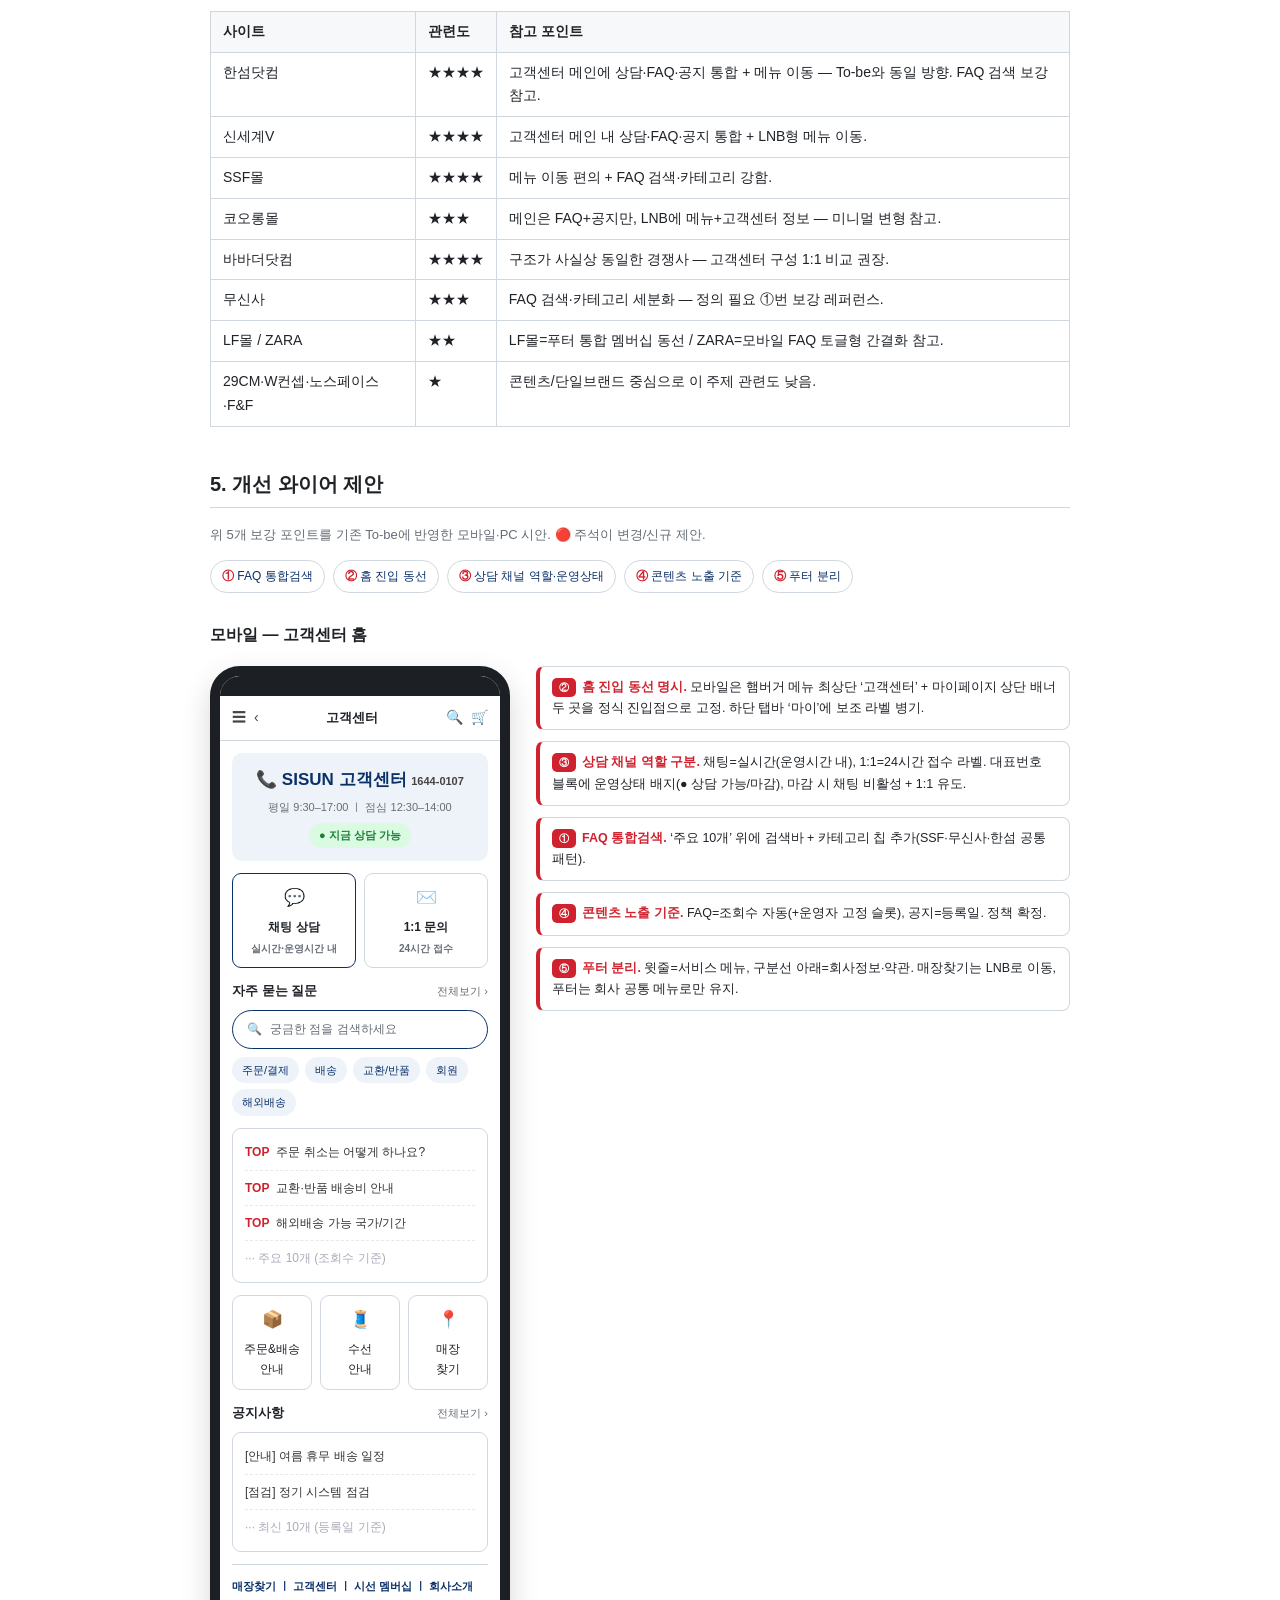
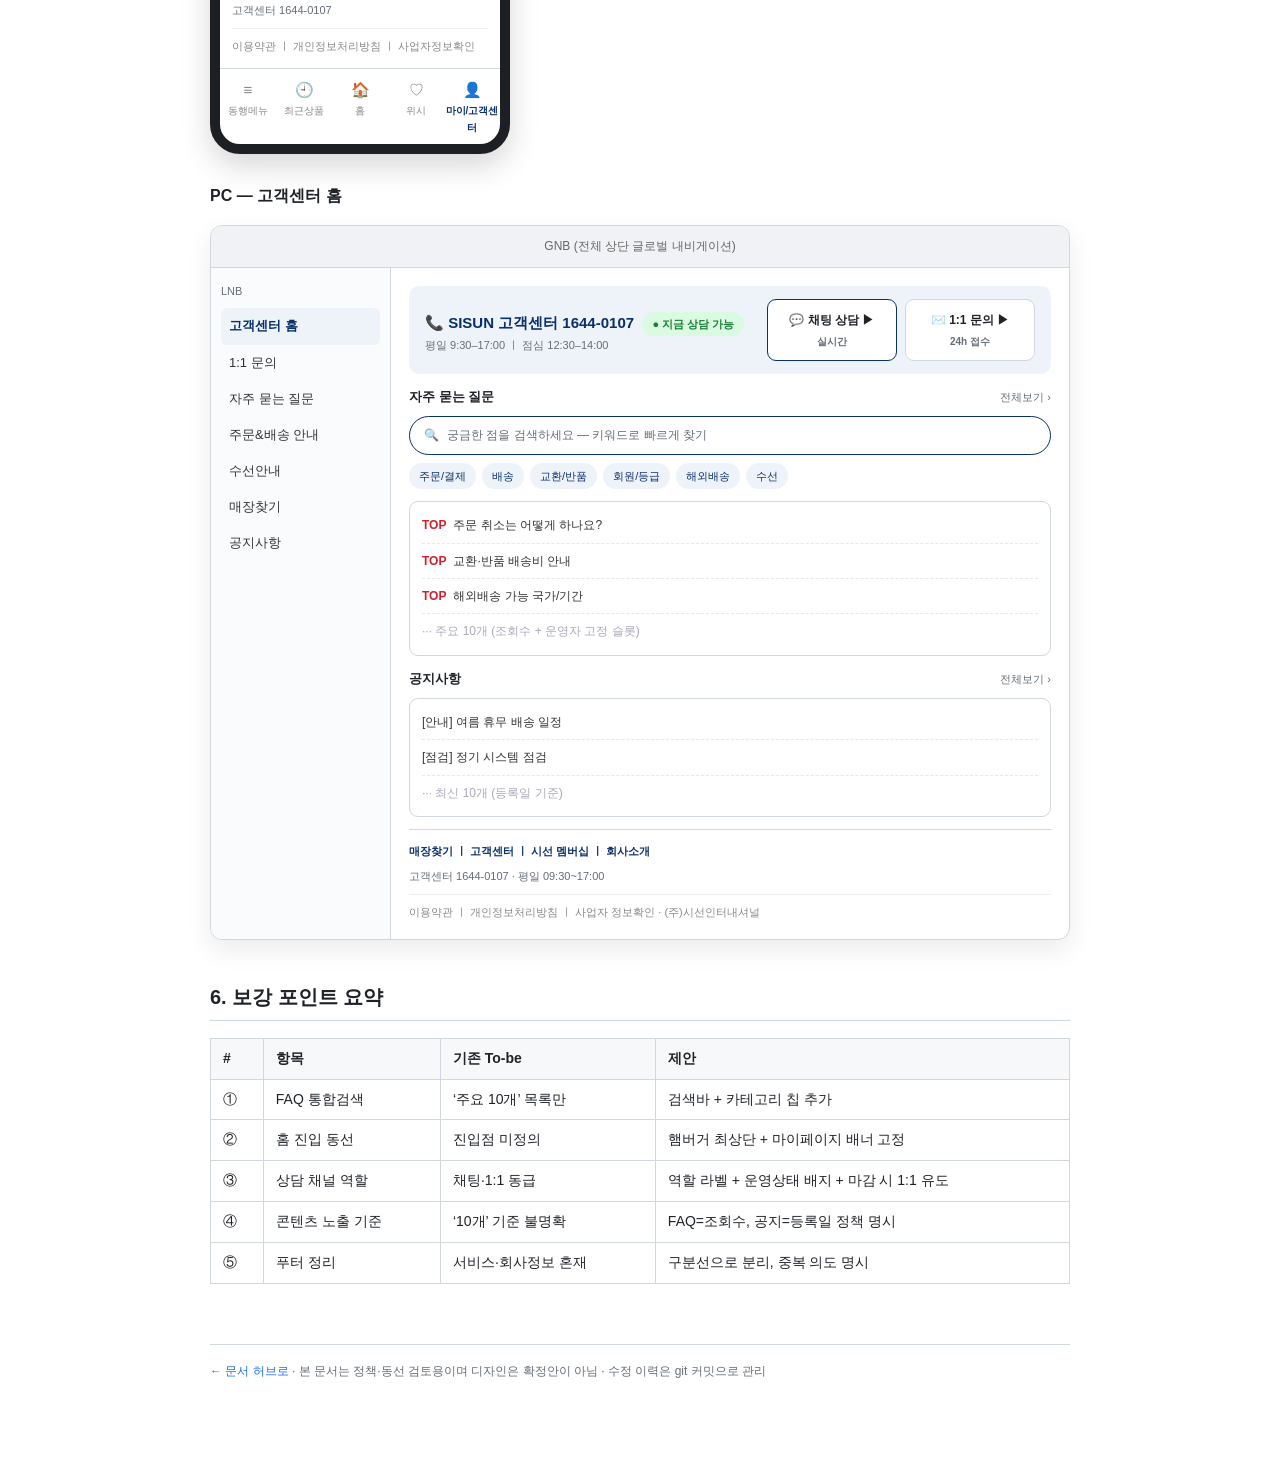
<file: docs/2026/06/customer-center-home/review.html>
<!DOCTYPE html>
<html lang="ko">
<head>
  <meta charset="UTF-8">
  <meta name="viewport" content="width=device-width, initial-scale=1.0">
  <title>기획안 검토 의견 — 고객센터 홈 신설 및 하단푸터 개선</title>
  <!-- ★ docs/연도/월/일감/ → 상위 4단계 -->
  <link rel="stylesheet" href="../../../../assets/style.css">
  <style>
    /* 이 문서 전용 — 와이어프레임 목업 스타일 (공통 style.css 위에 덧입힘) */
    .legend{display:flex;flex-wrap:wrap;gap:8px;margin:14px 0;}
    .legend .t{font-size:12px;background:#fff;border:1px solid var(--border);border-radius:20px;padding:5px 11px;color:#0a3069;}
    .legend .t b{color:#cf222e;}
    .mock-grid{display:grid;grid-template-columns:300px 1fr;gap:26px;align-items:start;margin:18px 0;}
    @media(max-width:760px){.mock-grid{grid-template-columns:1fr;}}
    .phone{width:300px;border:10px solid #1c1f24;border-radius:30px;background:#fff;overflow:hidden;box-shadow:0 12px 30px rgba(0,0,0,.16);}
    .phone .st{height:20px;background:#1c1f24;}
    .mh{display:flex;align-items:center;gap:8px;padding:10px 12px;border-bottom:1px solid var(--border);font-size:13px;}
    .mh .ic{color:#444;font-size:14px;} .mh .tt{font-weight:700;flex:1;text-align:center;}
    .mb{padding:12px;}
    .pcv{border:1px solid var(--border);border-radius:12px;background:#fff;overflow:hidden;box-shadow:0 10px 26px rgba(0,0,0,.08);}
    .gnb{background:#f0f2f5;color:#666;font-size:12px;text-align:center;padding:10px;border-bottom:1px solid var(--border);}
    .cols{display:grid;grid-template-columns:180px 1fr;}
    .lnb{border-right:1px solid var(--border);padding:14px 10px;background:#fafbfc;font-size:13px;}
    .lnb .lt{font-size:11px;color:var(--muted);margin-bottom:8px;}
    .lnb a{display:block;padding:7px 8px;border-radius:6px;color:#333;}
    .lnb a.on{background:#eef3fa;color:#0a3069;font-weight:700;}
    .pcm{padding:18px;}
    .blk{background:#eef3fa;border-radius:10px;padding:13px;text-align:center;margin-bottom:12px;}
    .blk .num{font-size:17px;font-weight:800;color:#0a3069;} .blk .num small{font-size:11px;font-weight:600;color:#444;}
    .blk .hr{font-size:11px;color:var(--muted);margin-top:3px;}
    .stat{display:inline-block;margin-top:7px;font-size:11px;font-weight:700;border-radius:20px;padding:3px 10px;}
    .stat.on{background:#dafbe1;color:#1a7f37;}
    .b2{display:grid;grid-template-columns:1fr 1fr;gap:8px;margin-bottom:12px;}
    .b3{display:grid;grid-template-columns:1fr 1fr 1fr;gap:8px;margin-bottom:12px;}
    .cb{border:1px solid var(--border);border-radius:9px;padding:10px 6px;text-align:center;font-size:12px;background:#fff;}
    .cb .bi{font-size:17px;display:block;margin-bottom:4px;} .cb.pr{border-color:#0a3069;}
    .cb .role{display:block;font-size:10px;color:var(--muted);margin-top:3px;font-weight:600;} .cb b{font-weight:700;}
    .fld{display:flex;align-items:center;border:1.5px solid #0a3069;border-radius:24px;padding:8px 14px;font-size:12px;color:var(--muted);margin-bottom:8px;background:#fff;}
    .fld .mg{margin-right:8px;}
    .cps{display:flex;flex-wrap:wrap;gap:6px;margin-bottom:12px;}
    .cps span{font-size:11px;background:#eef3fa;color:#0a3069;border-radius:16px;padding:4px 10px;}
    .bh{display:flex;justify-content:space-between;align-items:center;margin:4px 0 8px;} .bh .bt{font-weight:700;font-size:13px;} .bh .mo{font-size:11px;color:var(--muted);}
    .lb{border:1px solid var(--border);border-radius:9px;padding:6px 12px;margin-bottom:12px;}
    .lb .li{font-size:12px;padding:7px 0;border-bottom:1px dashed #e5e8ee;color:#333;display:flex;gap:7px;} .lb .li:last-child{border-bottom:none;} .lb .li .rk{color:#cf222e;font-weight:800;}
    .ft{border-top:1px solid var(--border);margin-top:8px;padding-top:12px;font-size:11px;color:var(--muted);}
    .ft .svc{color:#0a3069;font-weight:700;margin-bottom:6px;} .ft .dv{height:1px;background:#eef0f3;margin:8px 0;}
    .tab{display:flex;border-top:1px solid var(--border);} .tab div{flex:1;text-align:center;font-size:10px;color:#888;padding:8px 0;} .tab div.cs{color:#0a3069;font-weight:800;} .tab .ti{font-size:15px;display:block;}
    .note{background:#fff;border:1px solid var(--border);border-left:4px solid #cf222e;border-radius:8px;padding:10px 12px;margin-bottom:11px;font-size:12.5px;}
    .note b{color:#cf222e;} .note .pill{display:inline-block;background:#cf222e;color:#fff;font-size:10px;font-weight:700;border-radius:5px;padding:1px 7px;margin-right:6px;}
    .pcblk{background:#eef3fa;border-radius:10px;padding:13px 16px;display:flex;justify-content:space-between;align-items:center;margin-bottom:12px;flex-wrap:wrap;gap:10px;}
    .pcblk .num{font-size:15px;font-weight:800;color:#0a3069;} .pcblk .hr{font-size:11px;color:var(--muted);}
    .pcrow{display:flex;gap:8px;} .pcrow .cb{flex:1;min-width:130px;}
    .doc-note{font-size:13px;color:var(--muted);}
  </style>
</head>
<body>
  <div class="wrap">

    <header class="doc-header">
      <h1>기획안 검토 의견 — 고객센터 홈 신설 및 하단푸터 메뉴 개선</h1>
      <dl class="doc-meta">
        <dt>문서종류</dt><dd>기획안 검토 의견 + 개선 와이어 제안</dd>
        <dt>상태</dt><dd><span class="badge review">검토</span></dd>
        <dt>작성자</dt><dd>ria.kim</dd>
        <dt>최초작성</dt><dd>2026-06-10</dd>
        <dt>Sisun No</dt><dd>1850 · Homi DB #40</dd>
        <dt>원본</dt><dd><a href="https://app.notion.com/p/37bf6986169c81dbbf21e21c49e5ce4a" target="_blank" rel="noopener">Notion 일감</a> / <a href="https://www.figma.com/design/yX5TGrKvfHPzBEcATNNoLg/101.%EC%9A%B4%EC%98%81_%EA%B8%B0%ED%9A%8D?node-id=629-89" target="_blank" rel="noopener">Figma 기획안</a></dd>
      </dl>
    </header>

    <blockquote><strong>검토 결론 — 진행(GO).</strong> 고객센터 홈 신설 + LNB 통합 + 푸터 정리의 방향성에 동의하며 상세기획 진행을 권고. 단, 아래 ‘상세기획 전 정의 필요 사항’ 5개(특히 ①FAQ 통합검색 ②홈 진입 동선 ③상담 채널 역할·비운영시간 정책)를 와이어프레임 단계에서 반영하는 것을 조건으로 함.</blockquote>

    <h2>1. 기획안 요약</h2>
    <h3>As-is 문제</h3>
    <p>별도의 고객센터 홈이 없고 PC에는 LNB 역할 메뉴도 없어, 고객센터 관련 메뉴가 한 곳에 모이지 못하고 흩어져 있다.</p>
    <ul>
      <li>고객서비스·공지·FAQ는 하단 푸터에 개별 존재</li>
      <li>매장찾기·1:1문의는 고객센터로 분류 가능하나 LNB에 없고 푸터에 별도 제공</li>
      <li>해외배송(SHIPPING &amp; RETURNS)은 단독 메뉴 없이 주문서 내 텍스트 버튼으로만 노출</li>
    </ul>
    <h3>To-be 방향</h3>
    <ul>
      <li>상단: SISUN 고객센터 대표번호(1644-0107) + 운영시간</li>
      <li>핵심 진입: 채팅 상담 / 1:1 문의 바로가기</li>
      <li>자주 묻는 질문(주요 10개) + 공지사항(최신 10개)</li>
      <li>주문&amp;배송 안내 · 수선안내 · 매장찾기 바로가기</li>
      <li>푸터: 매장찾기 ㅣ 고객센터 ㅣ 시선 멤버십 ㅣ 회사소개 / 이용약관 ㅣ 개인정보처리방침</li>
    </ul>

    <h2>2. 잘 잡은 점</h2>
    <p>산발적으로 흩어진 메뉴를 ‘홈 + LNB’로 묶은 정보구조(IA) 개선이 과제의 핵심을 정확히 짚었다. 한섬닷컴·신세계V·SSF의 고객센터 메인과 동일한 정석 구조다. 특히 주문서에만 숨어 있던 해외배송/주문&amp;배송 안내를 고객센터 정식 메뉴로 승격한 점, 상담 채널을 최상단에 올린 점이 좋다.</p>

    <h2>3. 상세기획 전 정의가 필요한 사항</h2>
    <table>
      <thead><tr><th>순위</th><th>항목</th><th>내용 / 권고</th><th>관련 화면</th></tr></thead>
      <tbody>
        <tr><td>1</td><td><strong>FAQ 통합검색 부재</strong></td><td>‘주요 10개’ 노출만 있고 검색바가 없음. 고객센터 1차 목적은 ‘내 질문 빠르게 찾기’. FAQ 영역 상단에 검색바 + 카테고리 탭 추가 권장.</td><td>FAQ 영역</td></tr>
        <tr><td>2</td><td><strong>홈 진입 동선 정의</strong></td><td>As-is 본질 문제가 ‘진입점 분산’인데 To-be에서 모바일 진입점이 미정의(하단 탭바에도 없음). 햄버거·마이페이지·푸터 중 정식 진입점 지정.</td><td>모바일 GNB/탭바</td></tr>
        <tr><td>3</td><td><strong>상담 채널 역할 구분</strong></td><td>채팅·1:1 동급 노출. 실시간(채팅)/비실시간(1:1) 역할 안내 + 운영시간(평일 9:30–17:00) 외 진입 시 채팅 비활성·1:1 유도 정책 정의.</td><td>상단 진입 버튼</td></tr>
        <tr><td>4</td><td><strong>콘텐츠 노출 기준</strong></td><td>FAQ ‘주요 10개’ 선정 기준(조회수/수기)과 공지 ‘최신 10개’ 정렬·노출 정책 확정.</td><td>FAQ/공지 영역</td></tr>
        <tr><td>5</td><td><strong>푸터 중복 정리</strong></td><td>매장찾기·고객센터·멤버십·회사소개가 홈과 푸터에 중복. 서비스 메뉴 / 회사정보·약관 분리, 중복 의도 명시.</td><td>공통 푸터</td></tr>
      </tbody>
    </table>

    <h2>4. 벤치마킹 시사점</h2>
    <table>
      <thead><tr><th>사이트</th><th>관련도</th><th>참고 포인트</th></tr></thead>
      <tbody>
        <tr><td>한섬닷컴</td><td>★★★★</td><td>고객센터 메인에 상담·FAQ·공지 통합 + 메뉴 이동 — To-be와 동일 방향. FAQ 검색 보강 참고.</td></tr>
        <tr><td>신세계V</td><td>★★★★</td><td>고객센터 메인 내 상담·FAQ·공지 통합 + LNB형 메뉴 이동.</td></tr>
        <tr><td>SSF몰</td><td>★★★★</td><td>메뉴 이동 편의 + FAQ 검색·카테고리 강함.</td></tr>
        <tr><td>코오롱몰</td><td>★★★</td><td>메인은 FAQ+공지만, LNB에 메뉴+고객센터 정보 — 미니멀 변형 참고.</td></tr>
        <tr><td>바바더닷컴</td><td>★★★★</td><td>구조가 사실상 동일한 경쟁사 — 고객센터 구성 1:1 비교 권장.</td></tr>
        <tr><td>무신사</td><td>★★★</td><td>FAQ 검색·카테고리 세분화 — 정의 필요 ①번 보강 레퍼런스.</td></tr>
        <tr><td>LF몰 / ZARA</td><td>★★</td><td>LF몰=푸터 통합 멤버십 동선 / ZARA=모바일 FAQ 토글형 간결화 참고.</td></tr>
        <tr><td>29CM·W컨셉·노스페이스·F&amp;F</td><td>★</td><td>콘텐츠/단일브랜드 중심으로 이 주제 관련도 낮음.</td></tr>
      </tbody>
    </table>

    <h2>5. 개선 와이어 제안</h2>
    <p class="doc-note">위 5개 보강 포인트를 기존 To-be에 반영한 모바일·PC 시안. 🔴 주석이 변경/신규 제안.</p>
    <div class="legend">
      <span class="t"><b>①</b> FAQ 통합검색</span>
      <span class="t"><b>②</b> 홈 진입 동선</span>
      <span class="t"><b>③</b> 상담 채널 역할·운영상태</span>
      <span class="t"><b>④</b> 콘텐츠 노출 기준</span>
      <span class="t"><b>⑤</b> 푸터 분리</span>
    </div>

    <h3>모바일 — 고객센터 홈</h3>
    <div class="mock-grid">
      <div class="phone">
        <div class="st"></div>
        <div class="mh"><span class="ic">☰</span><span class="ic">‹</span><span class="tt">고객센터</span><span class="ic">🔍</span><span class="ic">🛒</span></div>
        <div class="mb">
          <div class="blk"><div class="num">📞 SISUN 고객센터 <small>1644-0107</small></div><div class="hr">평일 9:30–17:00 ㅣ 점심 12:30–14:00</div><span class="stat on">● 지금 상담 가능</span></div>
          <div class="b2"><div class="cb pr"><span class="bi">💬</span><b>채팅 상담</b><span class="role">실시간·운영시간 내</span></div><div class="cb"><span class="bi">✉️</span><b>1:1 문의</b><span class="role">24시간 접수</span></div></div>
          <div class="bh"><span class="bt">자주 묻는 질문</span><span class="mo">전체보기 ›</span></div>
          <div class="fld"><span class="mg">🔍</span>궁금한 점을 검색하세요</div>
          <div class="cps"><span>주문/결제</span><span>배송</span><span>교환/반품</span><span>회원</span><span>해외배송</span></div>
          <div class="lb"><div class="li"><span class="rk">TOP</span>주문 취소는 어떻게 하나요?</div><div class="li"><span class="rk">TOP</span>교환·반품 배송비 안내</div><div class="li"><span class="rk">TOP</span>해외배송 가능 국가/기간</div><div class="li" style="color:#aab">··· 주요 10개 (조회수 기준)</div></div>
          <div class="b3"><div class="cb"><span class="bi">📦</span>주문&배송<br>안내</div><div class="cb"><span class="bi">🧵</span>수선<br>안내</div><div class="cb"><span class="bi">📍</span>매장<br>찾기</div></div>
          <div class="bh"><span class="bt">공지사항</span><span class="mo">전체보기 ›</span></div>
          <div class="lb"><div class="li">[안내] 여름 휴무 배송 일정</div><div class="li">[점검] 정기 시스템 점검</div><div class="li" style="color:#aab">··· 최신 10개 (등록일 기준)</div></div>
          <div class="ft"><div class="svc">매장찾기 ㅣ 고객센터 ㅣ 시선 멤버십 ㅣ 회사소개</div>고객센터 1644-0107<div class="dv"></div><span style="color:#888">이용약관 ㅣ 개인정보처리방침 ㅣ 사업자정보확인</span></div>
        </div>
        <div class="tab"><div><span class="ti">≡</span>동행메뉴</div><div><span class="ti">🕘</span>최근상품</div><div><span class="ti">🏠</span>홈</div><div><span class="ti">♡</span>위시</div><div class="cs"><span class="ti">👤</span>마이/고객센터</div></div>
      </div>
      <div>
        <div class="note"><span class="pill">②</span><b>홈 진입 동선 명시.</b> 모바일은 햄버거 메뉴 최상단 ‘고객센터’ + 마이페이지 상단 배너 두 곳을 정식 진입점으로 고정. 하단 탭바 ‘마이’에 보조 라벨 병기.</div>
        <div class="note"><span class="pill">③</span><b>상담 채널 역할 구분.</b> 채팅=실시간(운영시간 내), 1:1=24시간 접수 라벨. 대표번호 블록에 운영상태 배지(● 상담 가능/마감), 마감 시 채팅 비활성 + 1:1 유도.</div>
        <div class="note"><span class="pill">①</span><b>FAQ 통합검색.</b> ‘주요 10개’ 위에 검색바 + 카테고리 칩 추가(SSF·무신사·한섬 공통 패턴).</div>
        <div class="note"><span class="pill">④</span><b>콘텐츠 노출 기준.</b> FAQ=조회수 자동(+운영자 고정 슬롯), 공지=등록일. 정책 확정.</div>
        <div class="note"><span class="pill">⑤</span><b>푸터 분리.</b> 윗줄=서비스 메뉴, 구분선 아래=회사정보·약관. 매장찾기는 LNB로 이동, 푸터는 회사 공통 메뉴로만 유지.</div>
      </div>
    </div>

    <h3>PC — 고객센터 홈</h3>
    <div class="pcv">
      <div class="gnb">GNB (전체 상단 글로벌 내비게이션)</div>
      <div class="cols">
        <div class="lnb"><div class="lt">LNB</div><a class="on">고객센터 홈</a><a>1:1 문의</a><a>자주 묻는 질문</a><a>주문&배송 안내</a><a>수선안내</a><a>매장찾기</a><a>공지사항</a></div>
        <div class="pcm">
          <div class="pcblk"><div><div class="num">📞 SISUN 고객센터 1644-0107 &nbsp;<span class="stat on">● 지금 상담 가능</span></div><div class="hr">평일 9:30–17:00 ㅣ 점심 12:30–14:00</div></div><div class="pcrow"><div class="cb pr"><b>💬 채팅 상담 ▶</b><span class="role">실시간</span></div><div class="cb"><b>✉️ 1:1 문의 ▶</b><span class="role">24h 접수</span></div></div></div>
          <div class="bh"><span class="bt">자주 묻는 질문</span><span class="mo">전체보기 ›</span></div>
          <div class="fld"><span class="mg">🔍</span>궁금한 점을 검색하세요 — 키워드로 빠르게 찾기</div>
          <div class="cps"><span>주문/결제</span><span>배송</span><span>교환/반품</span><span>회원/등급</span><span>해외배송</span><span>수선</span></div>
          <div class="lb"><div class="li"><span class="rk">TOP</span>주문 취소는 어떻게 하나요?</div><div class="li"><span class="rk">TOP</span>교환·반품 배송비 안내</div><div class="li"><span class="rk">TOP</span>해외배송 가능 국가/기간</div><div class="li" style="color:#aab">··· 주요 10개 (조회수 + 운영자 고정 슬롯)</div></div>
          <div class="bh"><span class="bt">공지사항</span><span class="mo">전체보기 ›</span></div>
          <div class="lb"><div class="li">[안내] 여름 휴무 배송 일정</div><div class="li">[점검] 정기 시스템 점검</div><div class="li" style="color:#aab">··· 최신 10개 (등록일 기준)</div></div>
          <div class="ft"><div class="svc">매장찾기 ㅣ 고객센터 ㅣ 시선 멤버십 ㅣ 회사소개</div>고객센터 1644-0107 · 평일 09:30~17:00<div class="dv"></div><span style="color:#888">이용약관 ㅣ 개인정보처리방침 ㅣ 사업자 정보확인 · (주)시선인터내셔널</span></div>
        </div>
      </div>
    </div>

    <h2>6. 보강 포인트 요약</h2>
    <table>
      <thead><tr><th>#</th><th>항목</th><th>기존 To-be</th><th>제안</th></tr></thead>
      <tbody>
        <tr><td>①</td><td>FAQ 통합검색</td><td>‘주요 10개’ 목록만</td><td>검색바 + 카테고리 칩 추가</td></tr>
        <tr><td>②</td><td>홈 진입 동선</td><td>진입점 미정의</td><td>햄버거 최상단 + 마이페이지 배너 고정</td></tr>
        <tr><td>③</td><td>상담 채널 역할</td><td>채팅·1:1 동급</td><td>역할 라벨 + 운영상태 배지 + 마감 시 1:1 유도</td></tr>
        <tr><td>④</td><td>콘텐츠 노출 기준</td><td>‘10개’ 기준 불명확</td><td>FAQ=조회수, 공지=등록일 정책 명시</td></tr>
        <tr><td>⑤</td><td>푸터 정리</td><td>서비스·회사정보 혼재</td><td>구분선으로 분리, 중복 의도 명시</td></tr>
      </tbody>
    </table>

    <footer>
      <a href="../../../../index.html">← 문서 허브로</a> · 본 문서는 정책·동선 검토용이며 디자인은 확정안이 아님 · 수정 이력은 git 커밋으로 관리
    </footer>

  </div>
</body>
</html>
</file>
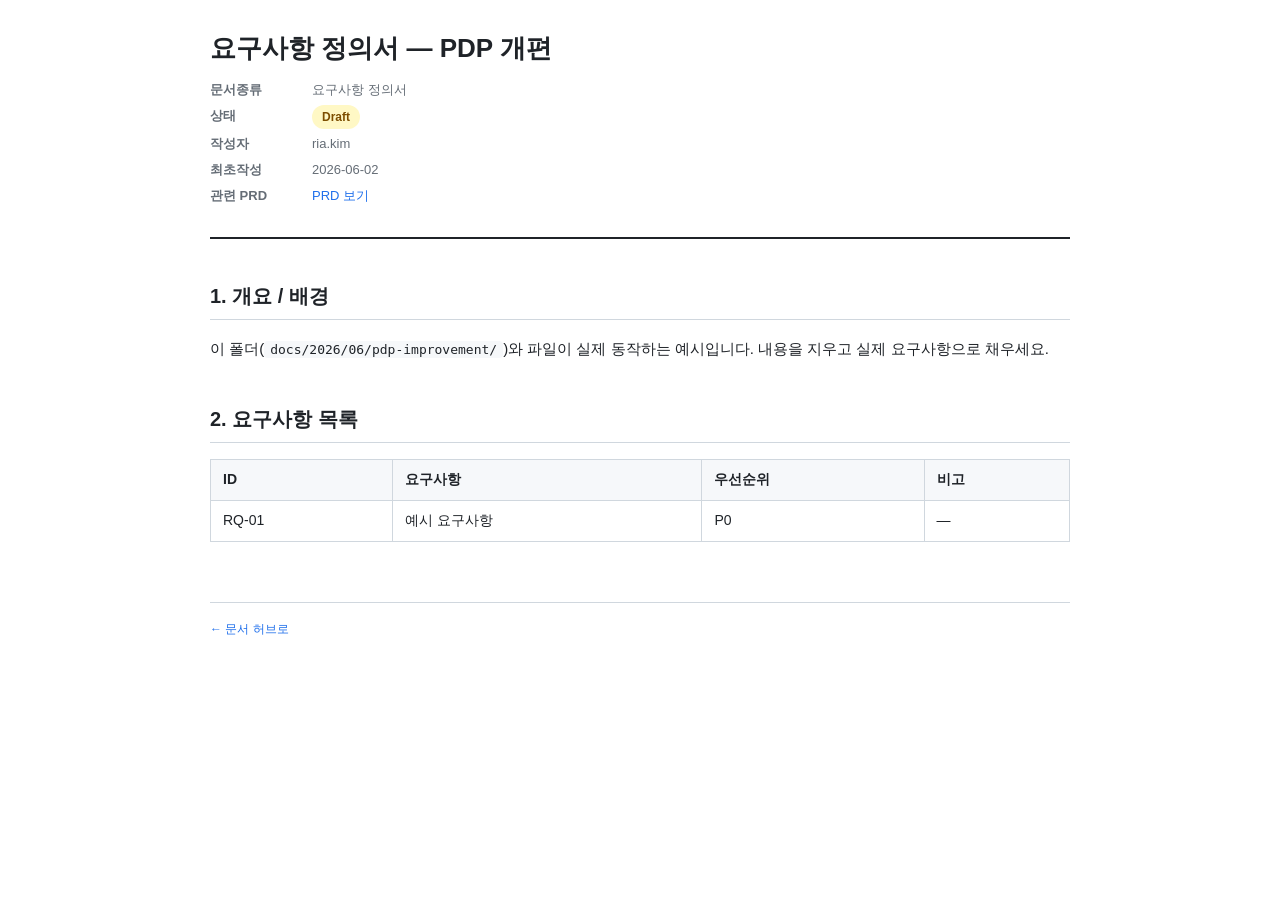
<file: docs/2026/06/pdp-improvement/requirements.html>
<!DOCTYPE html>
<html lang="ko">
<head>
  <meta charset="UTF-8">
  <meta name="viewport" content="width=device-width, initial-scale=1.0">
  <title>요구사항 정의서 — PDP 개편</title>
  <link rel="stylesheet" href="../../../../assets/style.css">
</head>
<body>
  <div class="wrap">

    <header class="doc-header">
      <h1>요구사항 정의서 — PDP 개편</h1>
      <dl class="doc-meta">
        <dt>문서종류</dt><dd>요구사항 정의서</dd>
        <dt>상태</dt><dd><span class="badge draft">Draft</span></dd>
        <dt>작성자</dt><dd>ria.kim</dd>
        <dt>최초작성</dt><dd>2026-06-02</dd>
        <dt>관련 PRD</dt><dd><a href="prd.html">PRD 보기</a></dd>
      </dl>
    </header>

    <h2>1. 개요 / 배경</h2>
    <p>이 폴더(<code>docs/2026/06/pdp-improvement/</code>)와 파일이 실제 동작하는 예시입니다.
       내용을 지우고 실제 요구사항으로 채우세요.</p>

    <h2>2. 요구사항 목록</h2>
    <table>
      <thead>
        <tr><th>ID</th><th>요구사항</th><th>우선순위</th><th>비고</th></tr>
      </thead>
      <tbody>
        <tr><td>RQ-01</td><td>예시 요구사항</td><td>P0</td><td>—</td></tr>
      </tbody>
    </table>

    <footer>
      <a href="../../../../index.html">← 문서 허브로</a>
    </footer>

  </div>
</body>
</html>
</file>
<file: assets/style.css>
/* sisun-docs 공통 스타일 — 모든 문서가 이 파일을 참조한다.
   디자인을 바꾸려면 이 파일만 수정하면 전체 문서에 반영된다.
   Notion 임베드 가독성을 위한 라이트 테마. */

:root {
  --bg: #ffffff;
  --fg: #1f2328;
  --muted: #656d76;
  --border: #d0d7de;
  --accent: #1f6feb;
  --accent-soft: #ddf4ff;
  --code-bg: #f6f8fa;
  --table-head: #f6f8fa;
  --max-width: 860px;
  --radius: 8px;
}

* { box-sizing: border-box; }

body {
  margin: 0;
  padding: 32px 20px 80px;
  background: var(--bg);
  color: var(--fg);
  font-family: -apple-system, "Apple SD Gothic Neo", "Pretendard",
    "Segoe UI", Roboto, "Malgun Gothic", sans-serif;
  font-size: 15px;
  line-height: 1.7;
  -webkit-font-smoothing: antialiased;
}

.wrap { max-width: var(--max-width); margin: 0 auto; }

/* 문서 헤더(메타 정보) */
.doc-header {
  border-bottom: 2px solid var(--fg);
  padding-bottom: 16px;
  margin-bottom: 28px;
}
.doc-header h1 { margin: 0 0 12px; font-size: 26px; line-height: 1.3; }
.doc-meta {
  display: grid;
  grid-template-columns: 90px 1fr;
  gap: 4px 12px;
  font-size: 13px;
  color: var(--muted);
}
.doc-meta dt { font-weight: 600; }
.doc-meta dd { margin: 0; }

/* 상태 뱃지 */
.badge {
  display: inline-block;
  padding: 2px 10px;
  border-radius: 999px;
  font-size: 12px;
  font-weight: 600;
}
.badge.draft   { background: #fff8c5; color: #7d4e00; }
.badge.review  { background: var(--accent-soft); color: #0a3069; }
.badge.done    { background: #dafbe1; color: #1a7f37; }

h2 {
  font-size: 20px;
  margin-top: 40px;
  padding-bottom: 6px;
  border-bottom: 1px solid var(--border);
}
h3 { font-size: 16px; margin-top: 28px; }

a { color: var(--accent); text-decoration: none; }
a:hover { text-decoration: underline; }

table {
  width: 100%;
  border-collapse: collapse;
  margin: 16px 0;
  font-size: 14px;
}
th, td { border: 1px solid var(--border); padding: 8px 12px; text-align: left; vertical-align: top; }
th { background: var(--table-head); font-weight: 600; }

code {
  background: var(--code-bg);
  padding: 1px 6px;
  border-radius: 4px;
  font-family: ui-monospace, SFMono-Regular, Menlo, monospace;
  font-size: 13px;
}
pre {
  background: var(--code-bg);
  padding: 14px 16px;
  border-radius: var(--radius);
  overflow-x: auto;
}
pre code { background: none; padding: 0; }

blockquote {
  margin: 16px 0;
  padding: 8px 16px;
  border-left: 4px solid var(--accent);
  background: var(--accent-soft);
  color: #0a3069;
  border-radius: 0 var(--radius) var(--radius) 0;
}

/* 허브(index) 카드 목록 */
.toc-group { margin-bottom: 32px; }
.toc-group h2 { border: none; margin-bottom: 12px; }
.card-list { list-style: none; padding: 0; margin: 0; display: grid; gap: 10px; }
.card {
  display: block;
  border: 1px solid var(--border);
  border-radius: var(--radius);
  padding: 14px 18px;
  transition: border-color .15s, box-shadow .15s;
}
.card:hover { border-color: var(--accent); box-shadow: 0 2px 8px rgba(0,0,0,.06); text-decoration: none; }
.card .title { font-weight: 600; color: var(--fg); font-size: 15px; }
.card .sub { color: var(--muted); font-size: 13px; margin-top: 2px; }

footer {
  margin-top: 60px;
  padding-top: 16px;
  border-top: 1px solid var(--border);
  color: var(--muted);
  font-size: 12px;
}
</file>
